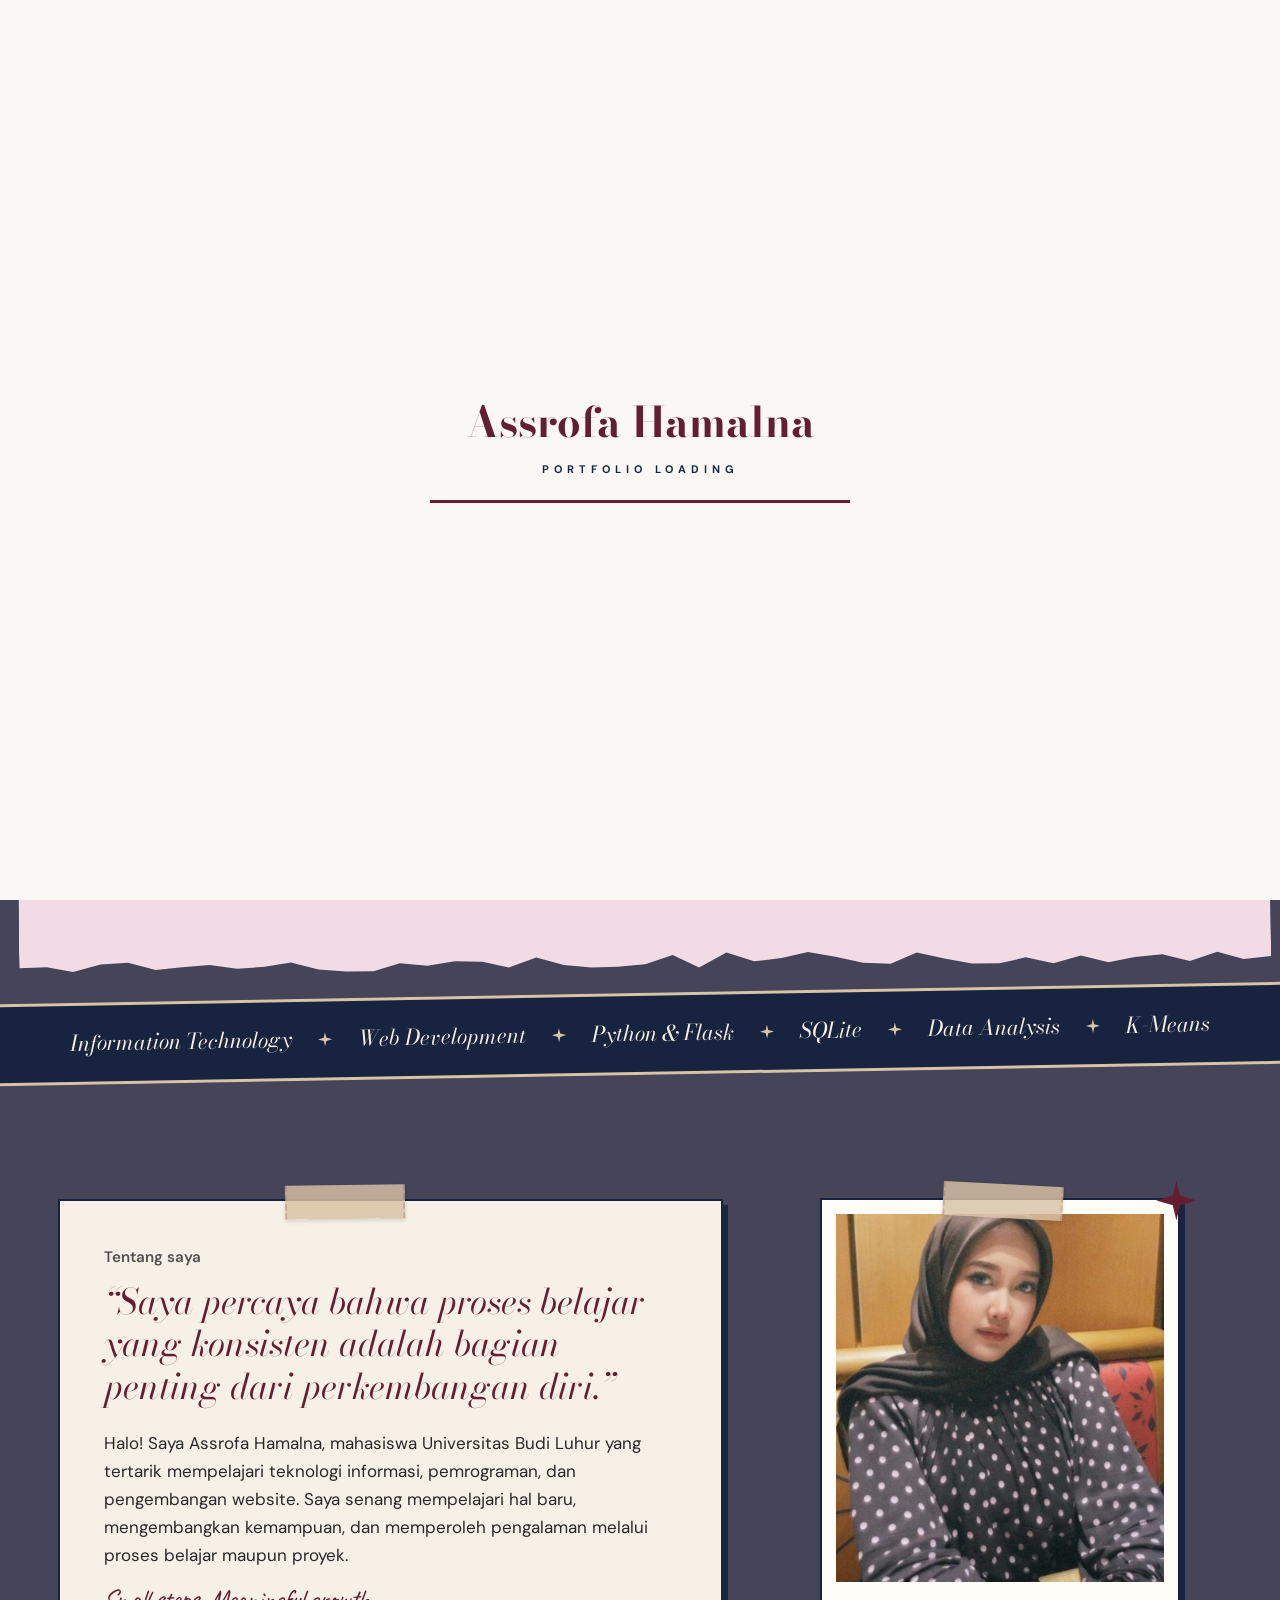
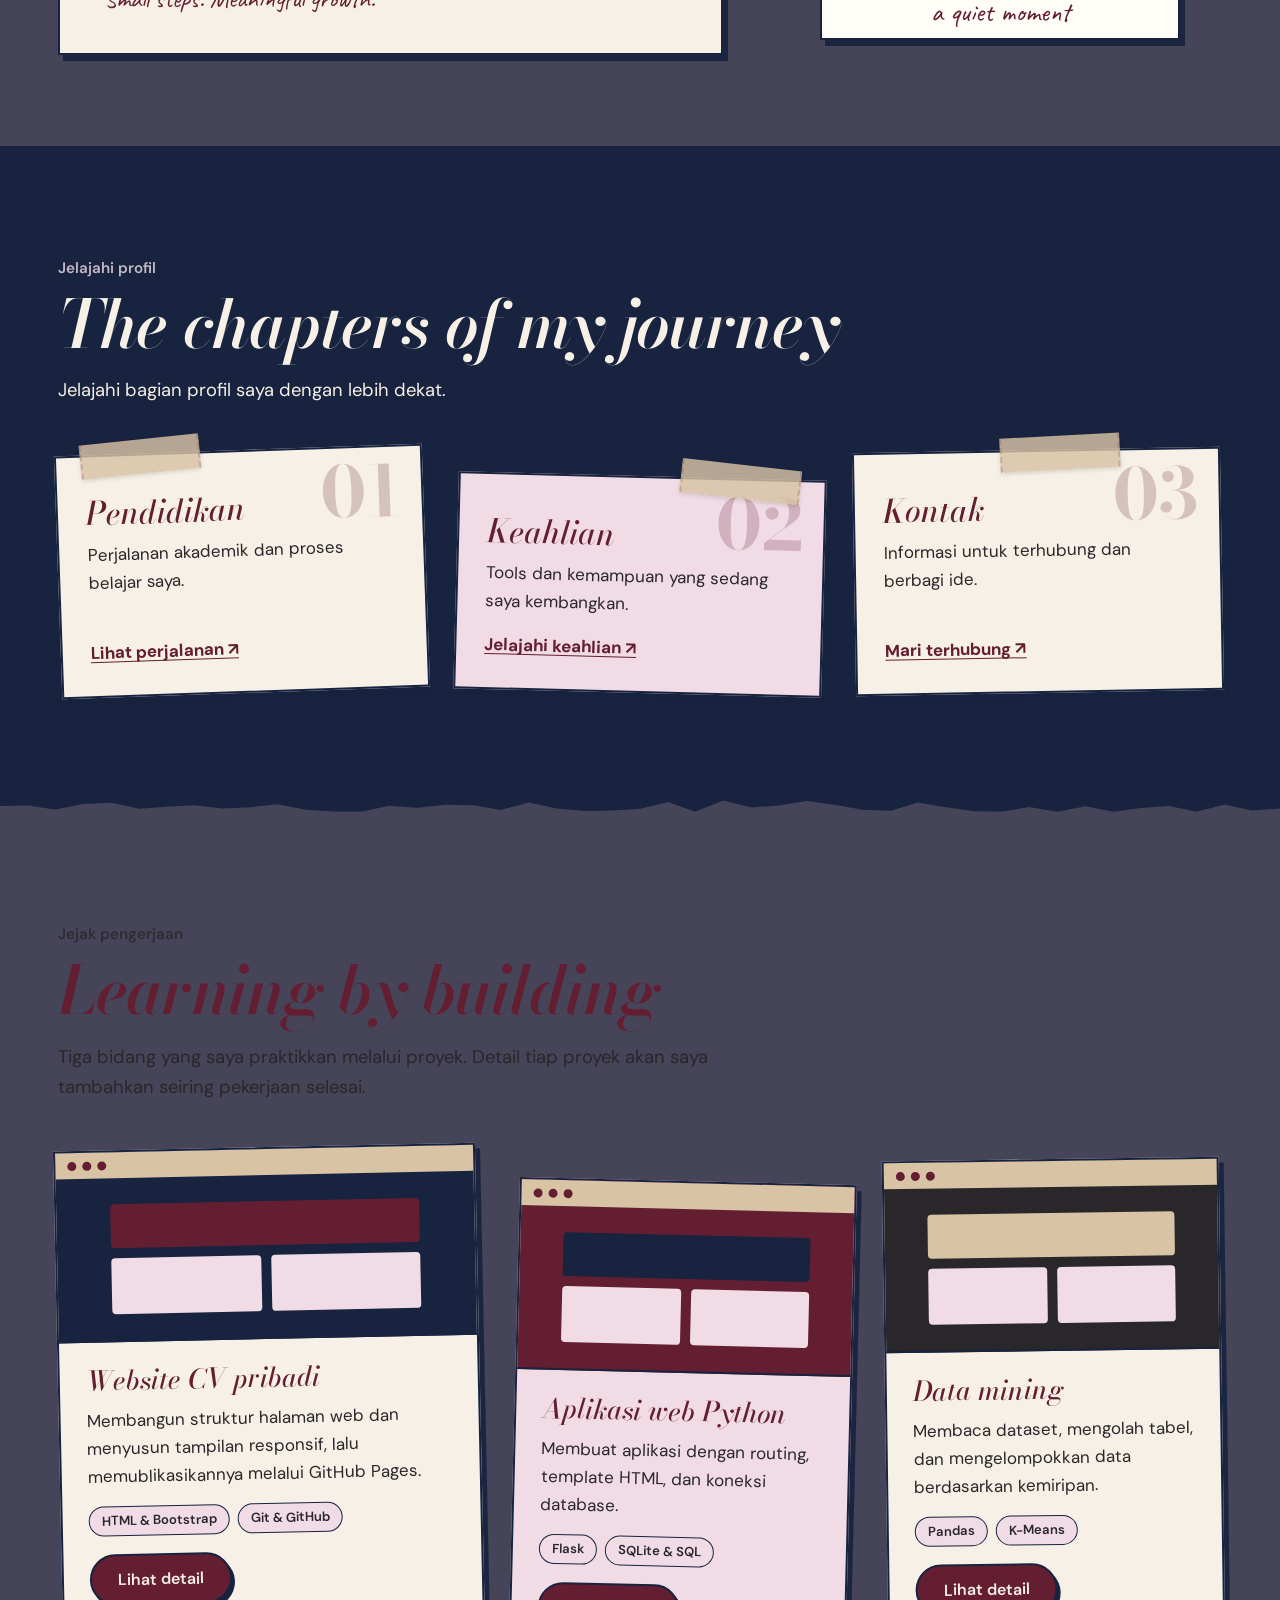
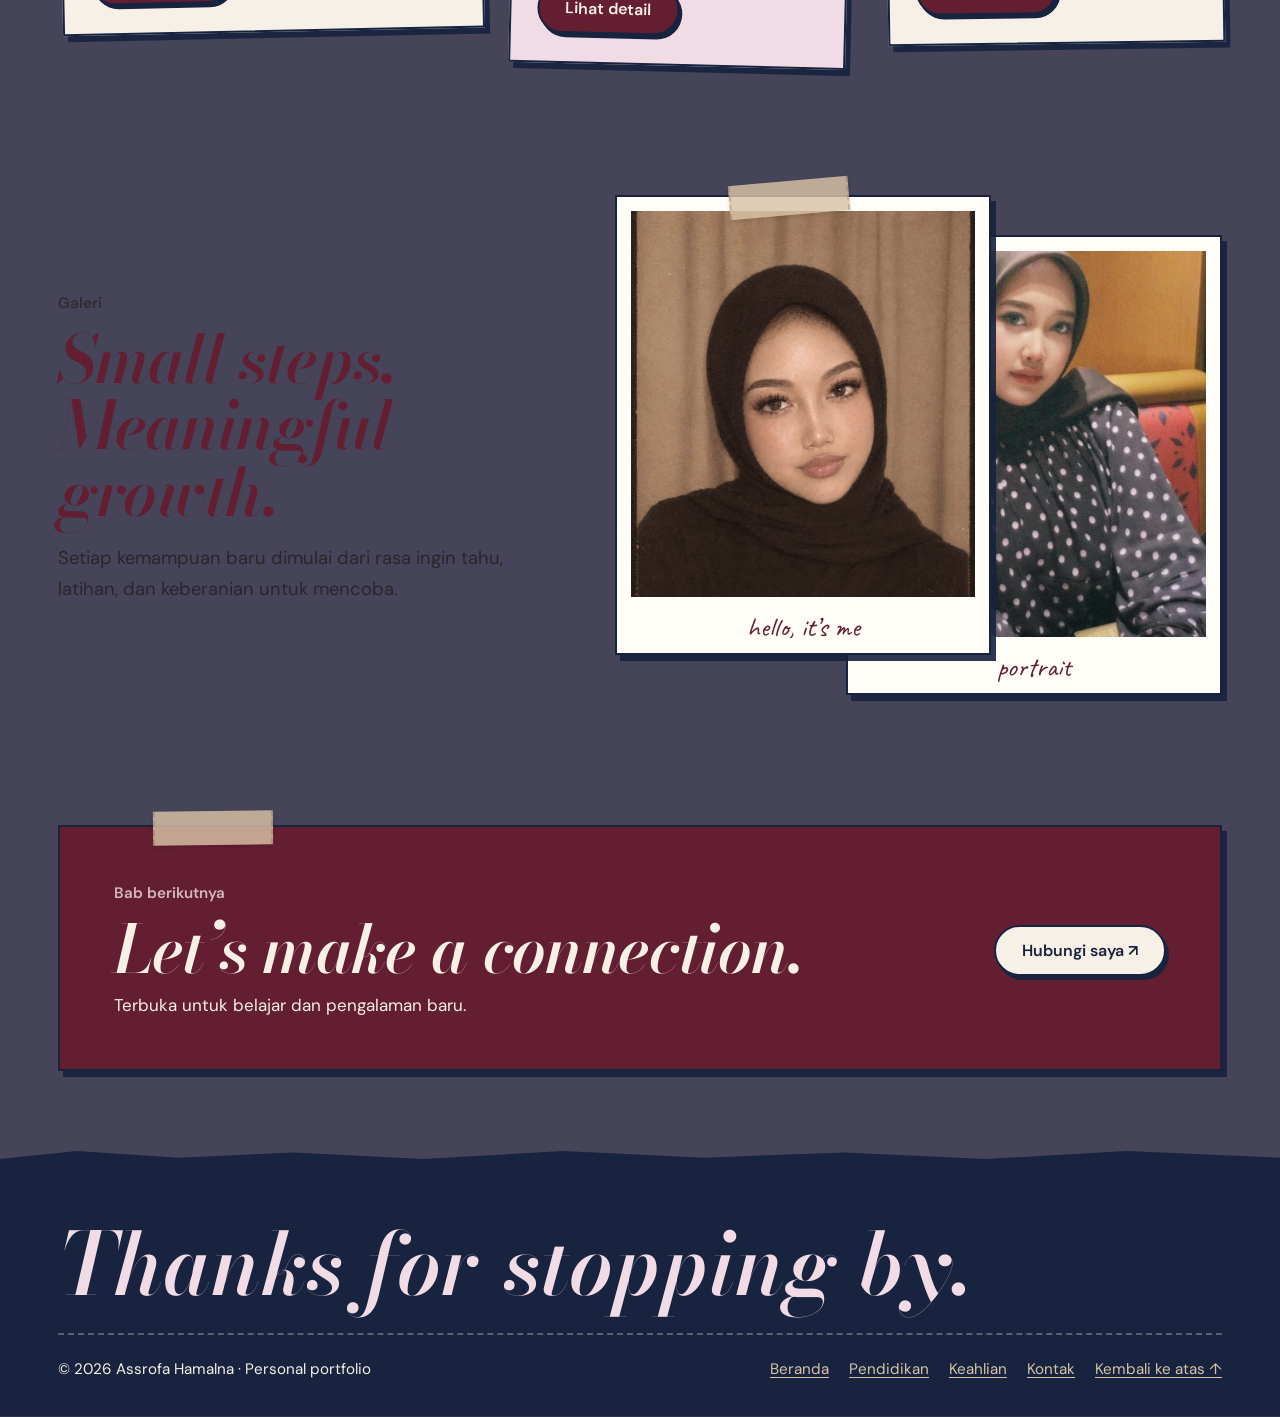
<file: index.html>
<!DOCTYPE html>
<html lang="id" data-theme="light">
<head>
<meta charset="UTF-8">
<meta name="viewport" content="width=device-width, initial-scale=1">
<meta name="theme-color" content="#641E32">
<meta name="description" content="CV dan portofolio pribadi Assrofa Hamalna.">
<title>Beranda | Assrofa Hamalna</title>
<link rel="preconnect" href="https://fonts.googleapis.com">
<link rel="preconnect" href="https://fonts.gstatic.com" crossorigin>
<link href="https://fonts.googleapis.com/css2?family=Bodoni+Moda:ital,opsz,wght@0,6..96,500;0,6..96,700;1,6..96,500;1,6..96,600;1,6..96,700&family=Caveat:wght@500;700&family=DM+Sans:wght@400;500;600;700&display=swap" rel="stylesheet">
<link href="bootstrap/css/bootstrap.min.css" rel="stylesheet">
<link href="css/style.css" rel="stylesheet">
</head>
<body id="top">
  <div id="portfolio-intro" aria-label="Portfolio loading">
    <div class="intro-content">
        <h1>Assrofa Hamalna</h1>
        <p>PORTFOLIO LOADING</p>
        <div class="intro-progress">
            <span></span>
        </div>
    </div>
</div>

<a class="sr-only" href="#konten">Lewati ke konten</a>
<div class="progress" id="progress"></div>
<nav class="nav" id="siteNav" aria-label="Navigasi utama">
  <div class="nav-in">
    <a class="brand" href="index.html">Assrofa Hamalna<small>PERSONAL PORTFOLIO</small></a>
    <button class="nav-burger" id="navBurger" type="button" aria-label="Buka menu" aria-expanded="false" aria-controls="navLinks"><span></span></button>
    <ul class="nav-links" id="navLinks">
      <li><a href="index.html" class="active" aria-current="page">Beranda</a></li>
      <li><a href="index.html#tentang">Tentang</a></li>
      <li><a href="pendidikan.html">Pendidikan</a></li>
      <li><a href="skill.html">Keahlian</a></li>
      <li><a href="kontak.html">Kontak</a></li>
      <li><button class="theme-toggle" id="themeToggle" type="button" aria-label="Ganti tema terang atau gelap">◐ Tema</button></li>
    </ul>
  </div>
</nav>

<header class="cover" id="beranda">
  <div class="wrap" id="konten">
    <div class="cover-copy">
      <span class="label maroon">Personal portfolio · edisi 2026</span>
      <h1 class="display cover-name"><span>Assrofa</span><span>Hamalna</span></h1>
      <div class="paper cover-note">
        <p>Halo, saya Assrofa Hamalna — mahasiswa Universitas Budi Luhur yang tertarik pada teknologi informasi, pemrograman, dan pengembangan website.</p>
        <p class="hand" style="margin:10px 0 0">I am learning <span class="typing" data-typing data-words="Information Technology|Web Development|Creative Problem Solving">Information Technology</span><span class="caret" aria-hidden="true"></span></p>
      </div>
      <div class="cta-row">
        <a class="btn solid" href="skill.html">Lihat keahlian saya</a>
        <a class="btn line" href="kontak.html">Hubungi saya</a>
        <a class="btn solid" href="cv-print.html">Cetak CV Saya</a>
      </div>
      <div class="facts">
        <div class="paper blush fact"><b>Budi Luhur</b>Kampus</div>
        <div class="paper fact"><b>Sistem Informasi</b>Program studi</div>
        <div class="paper navy fact"><b>Tangsel</b>Berdomisili di</div>
        <div class="paper maroon fact"><b>9 skill</b>Sedang dipelajari</div>
      </div>
    </div>
    <div class="cover-photo">
      <span class="tape" aria-hidden="true"></span>
      <button type="button" data-lightbox="foto.jpeg" data-alt="Foto profil Assrofa Hamalna ukuran besar" data-caption="Assrofa Hamalna" aria-label="Perbesar foto profil Assrofa Hamalna">
        <img src="foto.jpeg" alt="Foto profil Assrofa Hamalna" width="1087" height="1447">
      </button>
      <span class="star deco " style="top:4%;right:-2%;--s:46px" aria-hidden="true"></span>
      <span class="star deco " style="top:42%;right:-9%;--s:24px;--c:var(--navy)" aria-hidden="true"></span>
      <span class="star deco " style="bottom:30%;right:-5%;--s:30px;--c:var(--champagne)" aria-hidden="true"></span>
      <div class="paper navy cover-tag"><b>A thoughtful work in progress.</b><small>Klik foto untuk memperbesar</small></div>
    </div>
  </div>
</header>

<div class="ribbon-wrap"><div class="ribbon" aria-label="Bidang yang saya pelajari">
  <ul><li>Information Technology</li><li>Web Development</li><li>Python &amp; Flask</li><li>SQLite</li><li>Data Analysis</li><li>K-Means</li></ul>
</div></div>

<main>
<section class="sheet" id="tentang">
  <div class="wrap about">
    <div class="paper about-main reveal">
      <span class="tape" aria-hidden="true"></span>
      <p class="kicker">Tentang saya</p>
      <p class="quote">“Saya percaya bahwa proses belajar yang konsisten adalah bagian penting dari perkembangan diri.”</p>
      <p>Halo! Saya Assrofa Hamalna, mahasiswa Universitas Budi Luhur yang tertarik mempelajari teknologi informasi, pemrograman, dan pengembangan website. Saya senang mempelajari hal baru, mengembangkan kemampuan, dan memperoleh pengalaman melalui proses belajar maupun proyek.</p>
      <p class="hand" style="margin:0">Small steps. Meaningful growth.</p>
    </div>
    <figure class="polaroid reveal" style="margin-top:0">
      <span class="tape" style="top:-16px;left:34%" aria-hidden="true"></span>
      <button type="button" data-lightbox="image.png" data-alt="Foto kedua Assrofa Hamalna" data-caption="Portrait · Assrofa Hamalna" aria-label="Perbesar foto kedua">
        <img src="image.png" alt="Foto kedua Assrofa Hamalna" loading="lazy">
      </button>
      <figcaption>a quiet moment</figcaption>
      <span class="star deco " style="top:-20px;right:-18px;--s:40px" aria-hidden="true"></span>
    </figure>
  </div>
</section>

<section class="chapters sheet" id="bab">
  <div class="wrap">
    <div class="reveal">
      <p class="kicker" style="color:var(--blush)">Jelajahi profil</p>
      <h2 class="sec-title">The chapters of my journey</h2>
      <p class="lede">Jelajahi bagian profil saya dengan lebih dekat.</p>
    </div>
    <div class="chap-grid reveal">
      <article class="paper chap"><span class="tape" style="top:-16px;left:24px;--r:-4deg" aria-hidden="true"></span><span class="num" aria-hidden="true">01</span><h3>Pendidikan</h3><p>Perjalanan akademik dan proses belajar saya.</p><a class="card-link" href="pendidikan.html">Lihat perjalanan ↗</a></article>
      <article class="paper blush chap"><span class="tape" style="top:-16px;right:24px;--r:5deg" aria-hidden="true"></span><span class="num" aria-hidden="true">02</span><h3>Keahlian</h3><p>Tools dan kemampuan yang sedang saya kembangkan.</p><a class="card-link" href="skill.html">Jelajahi keahlian ↗</a></article>
      <article class="paper chap"><span class="tape" style="top:-16px;left:40%;--r:-2deg" aria-hidden="true"></span><span class="num" aria-hidden="true">03</span><h3>Kontak</h3><p>Informasi untuk terhubung dan berbagi ide.</p><a class="card-link" href="kontak.html">Mari terhubung ↗</a></article>
    </div>
  </div>
</section>

<section class="sheet" id="karya">
  <div class="wrap">
    <div class="reveal">
      <p class="kicker">Jejak pengerjaan</p>
      <h2 class="sec-title">Learning by building</h2>
      <p class="lede">Tiga bidang yang saya praktikkan melalui proyek. Detail tiap proyek akan saya tambahkan seiring pekerjaan selesai.</p>
    </div>
    <div class="work-grid reveal">
      <article class="paper work">
        <div class="mock" aria-hidden="true"><div class="bar"><i></i><i></i><i></i></div><div class="mini"><b></b><b></b><b></b></div></div>
        <div class="work-body">
          <h3>Website CV pribadi</h3>
          <p>Membangun struktur halaman web dan menyusun tampilan responsif, lalu memublikasikannya melalui GitHub Pages.</p>
          <div class="chips"><span class="chip">HTML &amp; Bootstrap</span><span class="chip">Git &amp; GitHub</span></div>
          <button class="btn solid" type="button" data-project="p-web">Lihat detail</button>
        </div>
      </article>
      <article class="paper blush work">
        <div class="mock m2" aria-hidden="true"><div class="bar"><i></i><i></i><i></i></div><div class="mini"><b></b><b></b><b></b></div></div>
        <div class="work-body">
          <h3>Aplikasi web Python</h3>
          <p>Membuat aplikasi dengan routing, template HTML, dan koneksi database.</p>
          <div class="chips"><span class="chip">Flask</span><span class="chip">SQLite &amp; SQL</span></div>
          <button class="btn solid" type="button" data-project="p-app">Lihat detail</button>
        </div>
      </article>
      <article class="paper work">
        <div class="mock m3" aria-hidden="true"><div class="bar"><i></i><i></i><i></i></div><div class="mini"><b></b><b></b><b></b></div></div>
        <div class="work-body">
          <h3>Data mining</h3>
          <p>Membaca dataset, mengolah tabel, dan mengelompokkan data berdasarkan kemiripan.</p>
          <div class="chips"><span class="chip">Pandas</span><span class="chip">K-Means</span></div>
          <button class="btn solid" type="button" data-project="p-data">Lihat detail</button>
        </div>
      </article>
    </div>
  </div>
</section>

<section class="sheet" style="padding-top:20px">
  <div class="wrap gallery">
    <div class="reveal">
      <p class="kicker">Galeri</p>
      <h2 class="sec-title">Small steps. Meaningful growth.</h2>
      <p class="lede">Setiap kemampuan baru dimulai dari rasa ingin tahu, latihan, dan keberanian untuk mencoba.</p>
    </div>
    <div class="gal-stack reveal">
      <figure class="polaroid">
        <span class="tape" style="top:-16px;left:30%" aria-hidden="true"></span>
        <button type="button" data-lightbox="foto.jpeg" data-alt="Foto profil Assrofa Hamalna ukuran besar" data-caption="Assrofa Hamalna" aria-label="Perbesar foto profil"><img class="cut" src="foto.jpeg" alt="Foto profil Assrofa Hamalna" loading="lazy"></button>
        <figcaption>hello, it’s me</figcaption>
      </figure>
      <figure class="polaroid">
        <button type="button" data-lightbox="image.png" data-alt="Foto kedua Assrofa Hamalna" data-caption="Portrait · Assrofa Hamalna" aria-label="Perbesar foto kedua"><img src="image.png" alt="Foto kedua Assrofa Hamalna" loading="lazy"></button>
        <figcaption>portrait</figcaption>
      </figure>
    </div>
  </div>
</section>

<section class="wrap">
  <div class="paper maroon cta-panel reveal">
    <span class="tape" style="top:-16px;left:8%" aria-hidden="true"></span>
    <div>
      <p class="kicker" style="color:var(--blush)">Bab berikutnya</p>
      <h2 class="sec-title">Let’s make a connection.</h2>
      <p style="margin:0">Terbuka untuk belajar dan pengalaman baru.</p>
    </div>
    <a class="btn line" href="kontak.html">Hubungi saya ↗</a>
  </div>
</section>
</main>
<footer class="foot">
  <div class="wrap">
    <p class="foot-big">Thanks for stopping by.</p>
    <div class="foot-row">
      <span>© 2026 Assrofa Hamalna · Personal portfolio</span>
      <div class="foot-links">
        <a href="index.html">Beranda</a><a href="pendidikan.html">Pendidikan</a><a href="skill.html">Keahlian</a><a href="kontak.html">Kontak</a><a href="#top">Kembali ke atas ↑</a>
      </div>
    </div>
  </div>
</footer>
<button class="back-top" id="backTop" type="button" aria-label="Kembali ke atas">↑</button>
<div class="overlay" id="lightbox" role="dialog" aria-modal="true" aria-label="Foto diperbesar">
  <div class="lb-frame">
    <button class="x-btn" type="button" aria-label="Tutup foto">✕</button>
    <img src="foto.jpeg" alt="">
    <p>Assrofa Hamalna</p>
  </div>
</div>

<template id="p-web"><span class="label navy">HTML · Bootstrap · GitHub Pages</span><h3>Website CV pribadi</h3><p>Website ini menjadi tempat saya berlatih menyusun halaman responsif dengan HTML dan Bootstrap, serta mengelola perubahan kode dengan Git dan GitHub.</p><ul><li>HTML &amp; Bootstrap: struktur halaman dan tampilan responsif.</li><li>Git &amp; GitHub: mengelola perubahan kode dan memublikasikan lewat GitHub Pages.</li></ul><a class="btn solid" href="skill.html#development">Lihat keahlian terkait</a></template>
<template id="p-app"><span class="label navy">Python · Flask · SQLite</span><h3>Aplikasi web Python</h3><p>Praktik membuat aplikasi web Python dengan routing, template HTML, dan koneksi database.</p><ul><li>Flask: routing, template HTML, dan koneksi database.</li><li>SQLite &amp; SQL: merancang tabel, menyimpan data, dan menjalankan operasi database.</li></ul><a class="btn solid" href="skill.html#development">Lihat keahlian terkait</a></template>
<template id="p-data"><span class="label navy">Pandas · K-Means</span><h3>Data mining</h3><p>Praktik pengolahan data dan proyek data mining untuk analisis tanpa label.</p><ul><li>Pandas: membaca dataset, memeriksa tipe data, mengolah tabel, dan menyiapkan analisis.</li><li>K-Means Clustering: pengelompokan data berdasarkan kemiripan.</li></ul><a class="btn solid" href="skill.html#data">Lihat keahlian terkait</a></template>
<div class="overlay" id="projectModal" role="dialog" aria-modal="true" aria-label="Detail proyek"><div class="modal-sheet"><button class="x-btn" type="button" aria-label="Tutup detail">✕</button><div class="modal-body"></div></div></div>

<script src="bootstrap/js/bootstrap.bundle.min.js"></script>
<script src="js/main.js"></script>
</body>
</html>
</file>
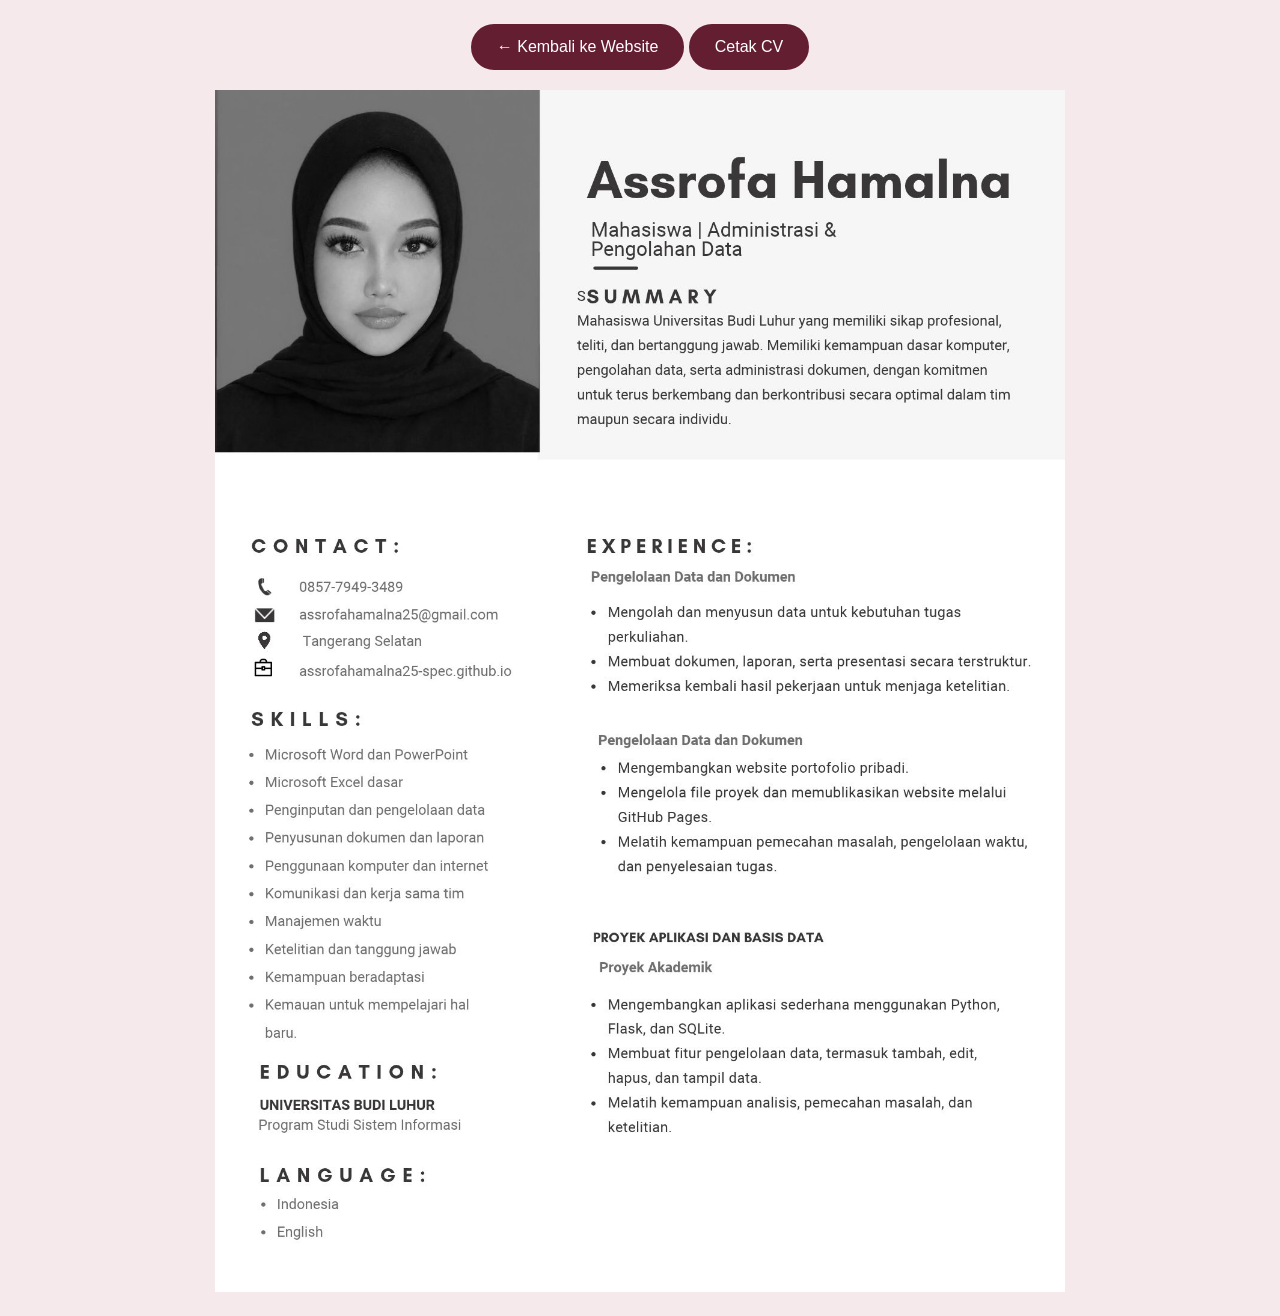
<file: cv-print.html>
<!DOCTYPE html>
<html lang="id">
<head>
  <meta charset="UTF-8">
  <meta name="viewport" content="width=device-width, initial-scale=1">
  <title>CV - Assrofa Hamalna</title>
  <style>
    body {
      margin: 0;
      padding: 24px;
      background: #f5e9ec;
      font-family: Arial, sans-serif;
      text-align: center;
    }

    .tombol {
      display: inline-block;
      margin: 0 0 20px;
      padding: 12px 24px;
      border: 2px solid #641e32;
      border-radius: 25px;
      background: #641e32;
      color: white;
      text-decoration: none;
      cursor: pointer;
      font-size: 16px;
    }

    .cv {
      display: block;
      width: 100%;
      max-width: 850px;
      height: auto;
      margin: auto;
      background: white;
    }

    @media print {
      body {
        padding: 0;
        background: white;
      }

      .tombol {
        display: none;
      }

      .cv {
        width: 100%;
        max-width: none;
      }

      @page {
        size: A4;
        margin: 0;
      }
    }
  </style>
</head>
<body>
  <a class="tombol" href="index.html">← Kembali ke Website</a>
  <button class="tombol" onclick="window.print()">
    Cetak CV
  </button>

  <img
    class="cv"
    src="cv-assrofa.png"
    alt="Curriculum Vitae Assrofa Hamalna"
  >
</body>
</html>
</file>
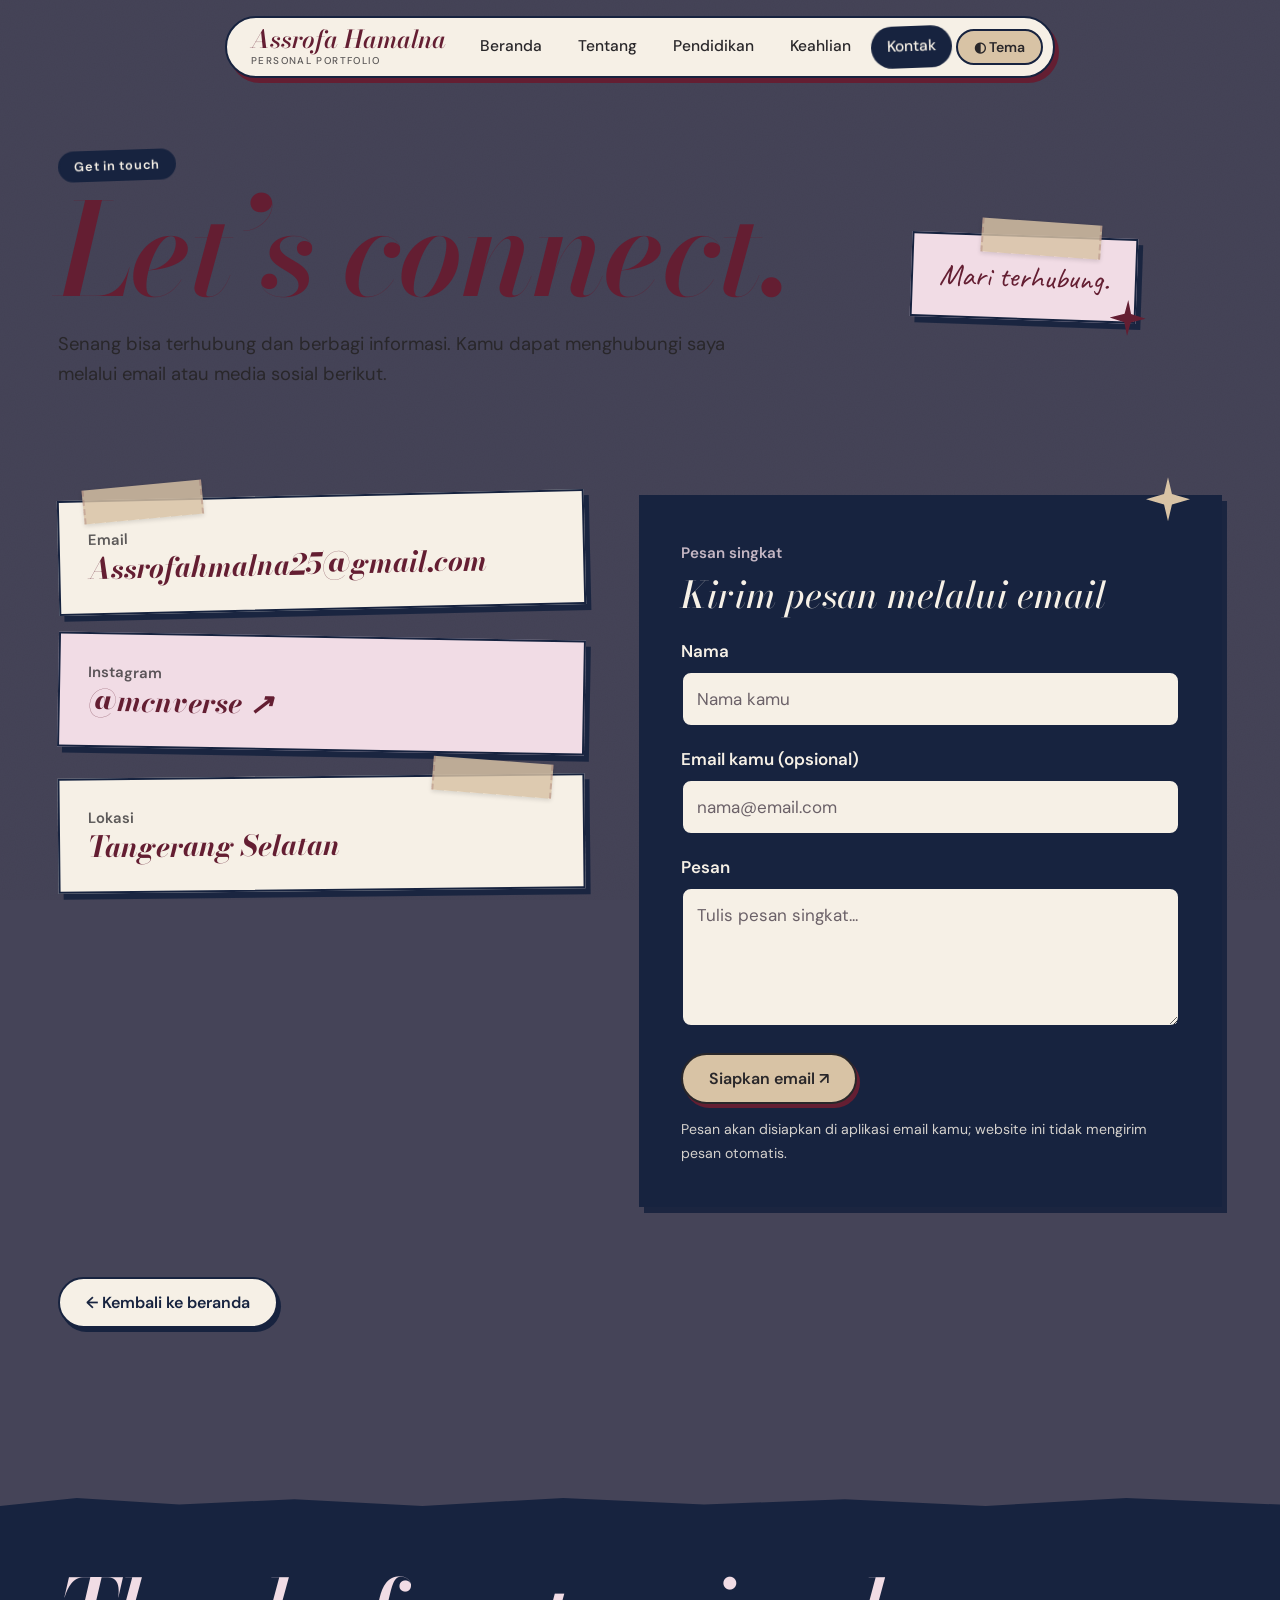
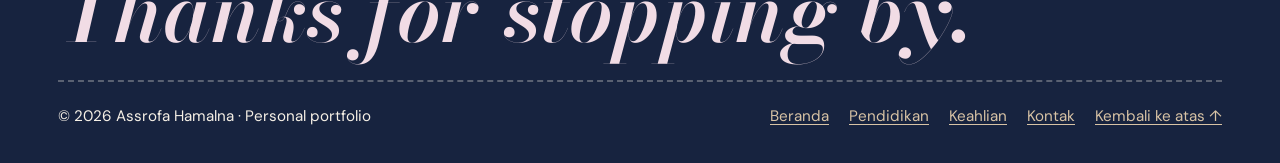
<file: kontak.html>
<!DOCTYPE html>
<html lang="id" data-theme="light">
<head>
<meta charset="UTF-8">
<meta name="viewport" content="width=device-width, initial-scale=1">
<meta name="theme-color" content="#641E32">
<meta name="description" content="CV dan portofolio pribadi Assrofa Hamalna.">
<title>Kontak | Assrofa Hamalna</title>
<link rel="preconnect" href="https://fonts.googleapis.com">
<link rel="preconnect" href="https://fonts.gstatic.com" crossorigin>
<link href="https://fonts.googleapis.com/css2?family=Bodoni+Moda:ital,opsz,wght@0,6..96,500;0,6..96,700;1,6..96,500;1,6..96,600;1,6..96,700&family=Caveat:wght@500;700&family=DM+Sans:wght@400;500;600;700&display=swap" rel="stylesheet">
<link href="bootstrap/css/bootstrap.min.css" rel="stylesheet">
<link href="css/style.css" rel="stylesheet">
</head>
<body id="top">
<a class="sr-only" href="#konten">Lewati ke konten</a>
<div class="progress" id="progress"></div>
<nav class="nav" id="siteNav" aria-label="Navigasi utama">
  <div class="nav-in">
    <a class="brand" href="index.html">Assrofa Hamalna<small>PERSONAL PORTFOLIO</small></a>
    <button class="nav-burger" id="navBurger" type="button" aria-label="Buka menu" aria-expanded="false" aria-controls="navLinks"><span></span></button>
    <ul class="nav-links" id="navLinks">
      <li><a href="index.html">Beranda</a></li>
      <li><a href="index.html#tentang">Tentang</a></li>
      <li><a href="pendidikan.html">Pendidikan</a></li>
      <li><a href="skill.html">Keahlian</a></li>
      <li><a href="kontak.html" class="active" aria-current="page">Kontak</a></li>
      <li><button class="theme-toggle" id="themeToggle" type="button" aria-label="Ganti tema terang atau gelap">◐ Tema</button></li>
    </ul>
  </div>
</nav>

<header class="page-hero">
  <div class="wrap" id="konten">
    <div>
      <span class="label navy">Get in touch</span>
      <h1 class="display page-title">Let’s connect.</h1>
      <p class="lede">Senang bisa terhubung dan berbagi informasi. Kamu dapat menghubungi saya melalui email atau media sosial berikut.</p>
    </div>
    <div class="paper blush note"><span class="tape" style="top:-16px;left:30%" aria-hidden="true"></span><p class="hand" style="margin:0">Mari terhubung.</p><span class="star deco " style="bottom:-14px;right:-12px;--s:36px" aria-hidden="true"></span></div>
  </div>
</header>
<main>
<section class="sheet" style="padding-top:50px">
  <div class="wrap contact">
    <div class="c-cards reveal">
      <a class="paper c-card" href="mailto:Assrofahmalna25@gmail.com"><span class="tape" style="top:-16px;left:24px;--r:-4deg" aria-hidden="true"></span><small>Email</small><strong>Assrofahmalna25@gmail.com</strong></a>
      <a class="paper c-card" href="https://www.instagram.com/mcnverse/" target="_blank" rel="noopener noreferrer"><small>Instagram</small><strong>@mcnverse ↗</strong></a>
      <div class="paper c-card"><span class="tape" style="top:-16px;right:30px;--r:5deg" aria-hidden="true"></span><small>Lokasi</small><strong>Tangerang Selatan</strong></div>
    </div>
    <div class="paper navy form-panel reveal">
      <span class="star deco " style="top:-20px;right:30px;--s:44px;--c:var(--champagne)" aria-hidden="true"></span>
      <p class="kicker" style="color:var(--blush)">Pesan singkat</p>
      <h2>Kirim pesan melalui email</h2>
      <form id="contactForm">
        <div class="field"><label for="senderName">Nama</label><input id="senderName" name="nama" placeholder="Nama kamu" autocomplete="name" required></div>
        <div class="field"><label for="senderEmail">Email kamu (opsional)</label><input id="senderEmail" name="email" type="email" placeholder="nama@email.com" autocomplete="email"></div>
        <div class="field"><label for="message">Pesan</label><textarea id="message" name="pesan" rows="4" placeholder="Tulis pesan singkat..." required></textarea></div>
        <button class="btn solid" type="submit">Siapkan email ↗</button>
        <p class="fine">Pesan akan disiapkan di aplikasi email kamu; website ini tidak mengirim pesan otomatis.</p>
      </form>
    </div>
  </div>
  <div class="wrap back-row"><a class="btn line" href="index.html">← Kembali ke beranda</a></div>
</section>
</main>
<footer class="foot">
  <div class="wrap">
    <p class="foot-big">Thanks for stopping by.</p>
    <div class="foot-row">
      <span>© 2026 Assrofa Hamalna · Personal portfolio</span>
      <div class="foot-links">
        <a href="index.html">Beranda</a><a href="pendidikan.html">Pendidikan</a><a href="skill.html">Keahlian</a><a href="kontak.html">Kontak</a><a href="#top">Kembali ke atas ↑</a>
      </div>
    </div>
  </div>
</footer>
<button class="back-top" id="backTop" type="button" aria-label="Kembali ke atas">↑</button>
<div class="overlay" id="lightbox" role="dialog" aria-modal="true" aria-label="Foto diperbesar">
  <div class="lb-frame">
    <button class="x-btn" type="button" aria-label="Tutup foto">✕</button>
    <img src="foto.jpeg" alt="">
    <p>Assrofa Hamalna</p>
  </div>
</div>

<script src="bootstrap/js/bootstrap.bundle.min.js"></script>
<script src="js/main.js"></script>
</body>
</html>
</file>
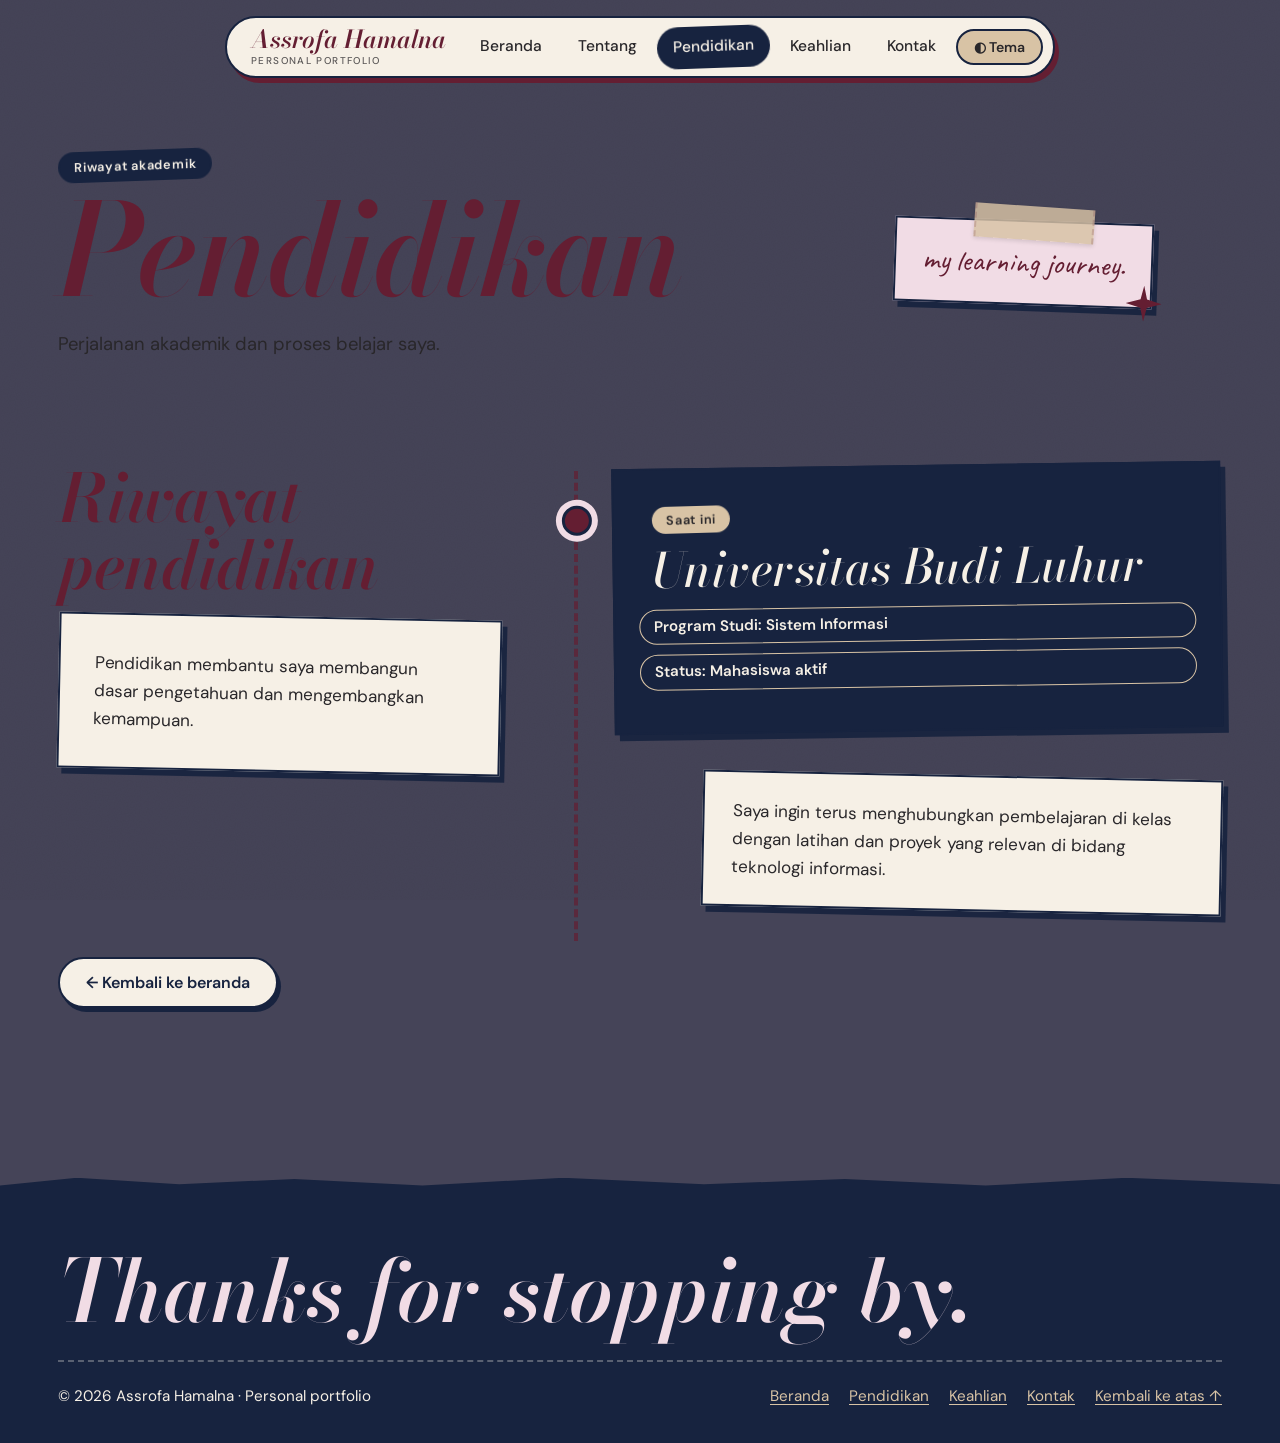
<file: pendidikan.html>
<!DOCTYPE html>
<html lang="id" data-theme="light">
<head>
<meta charset="UTF-8">
<meta name="viewport" content="width=device-width, initial-scale=1">
<meta name="theme-color" content="#641E32">
<meta name="description" content="CV dan portofolio pribadi Assrofa Hamalna.">
<title>Pendidikan | Assrofa Hamalna</title>
<link rel="preconnect" href="https://fonts.googleapis.com">
<link rel="preconnect" href="https://fonts.gstatic.com" crossorigin>
<link href="https://fonts.googleapis.com/css2?family=Bodoni+Moda:ital,opsz,wght@0,6..96,500;0,6..96,700;1,6..96,500;1,6..96,600;1,6..96,700&family=Caveat:wght@500;700&family=DM+Sans:wght@400;500;600;700&display=swap" rel="stylesheet">
<link href="bootstrap/css/bootstrap.min.css" rel="stylesheet">
<link href="css/style.css" rel="stylesheet">
</head>
<body id="top">
<a class="sr-only" href="#konten">Lewati ke konten</a>
<div class="progress" id="progress"></div>
<nav class="nav" id="siteNav" aria-label="Navigasi utama">
  <div class="nav-in">
    <a class="brand" href="index.html">Assrofa Hamalna<small>PERSONAL PORTFOLIO</small></a>
    <button class="nav-burger" id="navBurger" type="button" aria-label="Buka menu" aria-expanded="false" aria-controls="navLinks"><span></span></button>
    <ul class="nav-links" id="navLinks">
      <li><a href="index.html">Beranda</a></li>
      <li><a href="index.html#tentang">Tentang</a></li>
      <li><a href="pendidikan.html" class="active" aria-current="page">Pendidikan</a></li>
      <li><a href="skill.html">Keahlian</a></li>
      <li><a href="kontak.html">Kontak</a></li>
      <li><button class="theme-toggle" id="themeToggle" type="button" aria-label="Ganti tema terang atau gelap">◐ Tema</button></li>
    </ul>
  </div>
</nav>

<header class="page-hero">
  <div class="wrap" id="konten">
    <div>
      <span class="label navy">Riwayat akademik</span>
      <h1 class="display page-title">Pendidikan</h1>
      <p class="lede">Perjalanan akademik dan proses belajar saya.</p>
    </div>
    <div class="paper blush note"><span class="tape" style="top:-16px;left:30%" aria-hidden="true"></span><p class="hand" style="margin:0">my learning journey.</p><span class="star deco " style="bottom:-14px;right:-12px;--s:36px" aria-hidden="true"></span></div>
  </div>
</header>
<main>
<section class="sheet" style="padding-top:50px">
  <div class="wrap edu">
    <div class="reveal">
      <h2 class="sec-title">Riwayat pendidikan</h2>
      <div class="paper edu-aside"><p style="margin:0">Pendidikan membantu saya membangun dasar pengetahuan dan mengembangkan kemampuan.</p></div>
    </div>
    <div class="reveal">
      <div class="timeline">
        <article class="paper navy t-item">
          <span class="label">Saat ini</span>
          <h3>Universitas Budi Luhur</h3>
          <div class="row"><span>Program Studi: Sistem Informasi</span><span>Status: Mahasiswa aktif</span></div>
        </article>
        <article class="paper t-next" style="margin-top:44px"><p style="margin:0">Saya ingin terus menghubungkan pembelajaran di kelas dengan latihan dan proyek yang relevan di bidang teknologi informasi.</p></article>
      </div>
    </div>
  </div>
  <div class="wrap next-end"><a class="btn line" href="index.html">← Kembali ke beranda</a></div>
</section>
</main>
<footer class="foot">
  <div class="wrap">
    <p class="foot-big">Thanks for stopping by.</p>
    <div class="foot-row">
      <span>© 2026 Assrofa Hamalna · Personal portfolio</span>
      <div class="foot-links">
        <a href="index.html">Beranda</a><a href="pendidikan.html">Pendidikan</a><a href="skill.html">Keahlian</a><a href="kontak.html">Kontak</a><a href="#top">Kembali ke atas ↑</a>
      </div>
    </div>
  </div>
</footer>
<button class="back-top" id="backTop" type="button" aria-label="Kembali ke atas">↑</button>
<div class="overlay" id="lightbox" role="dialog" aria-modal="true" aria-label="Foto diperbesar">
  <div class="lb-frame">
    <button class="x-btn" type="button" aria-label="Tutup foto">✕</button>
    <img src="foto.jpeg" alt="">
    <p>Assrofa Hamalna</p>
  </div>
</div>

<script src="bootstrap/js/bootstrap.bundle.min.js"></script>
<script src="js/main.js"></script>
</body>
</html>
</file>
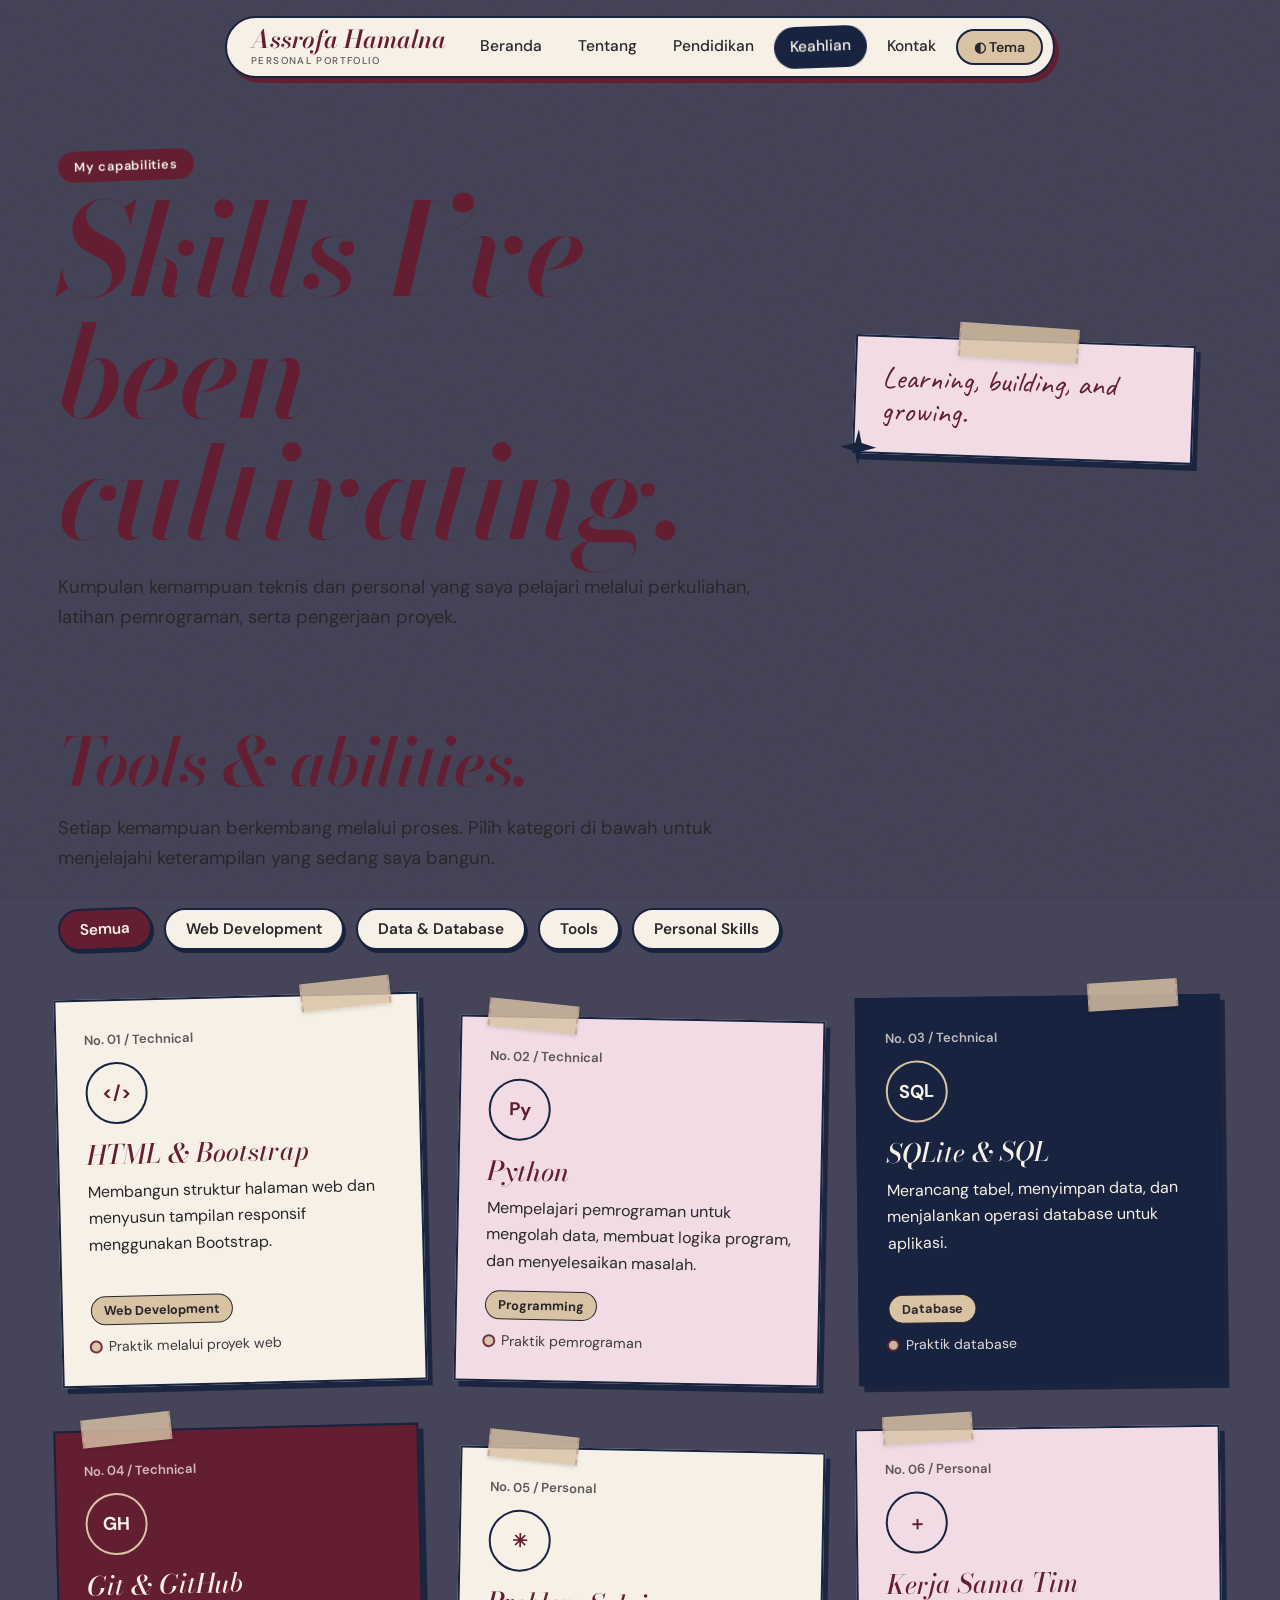
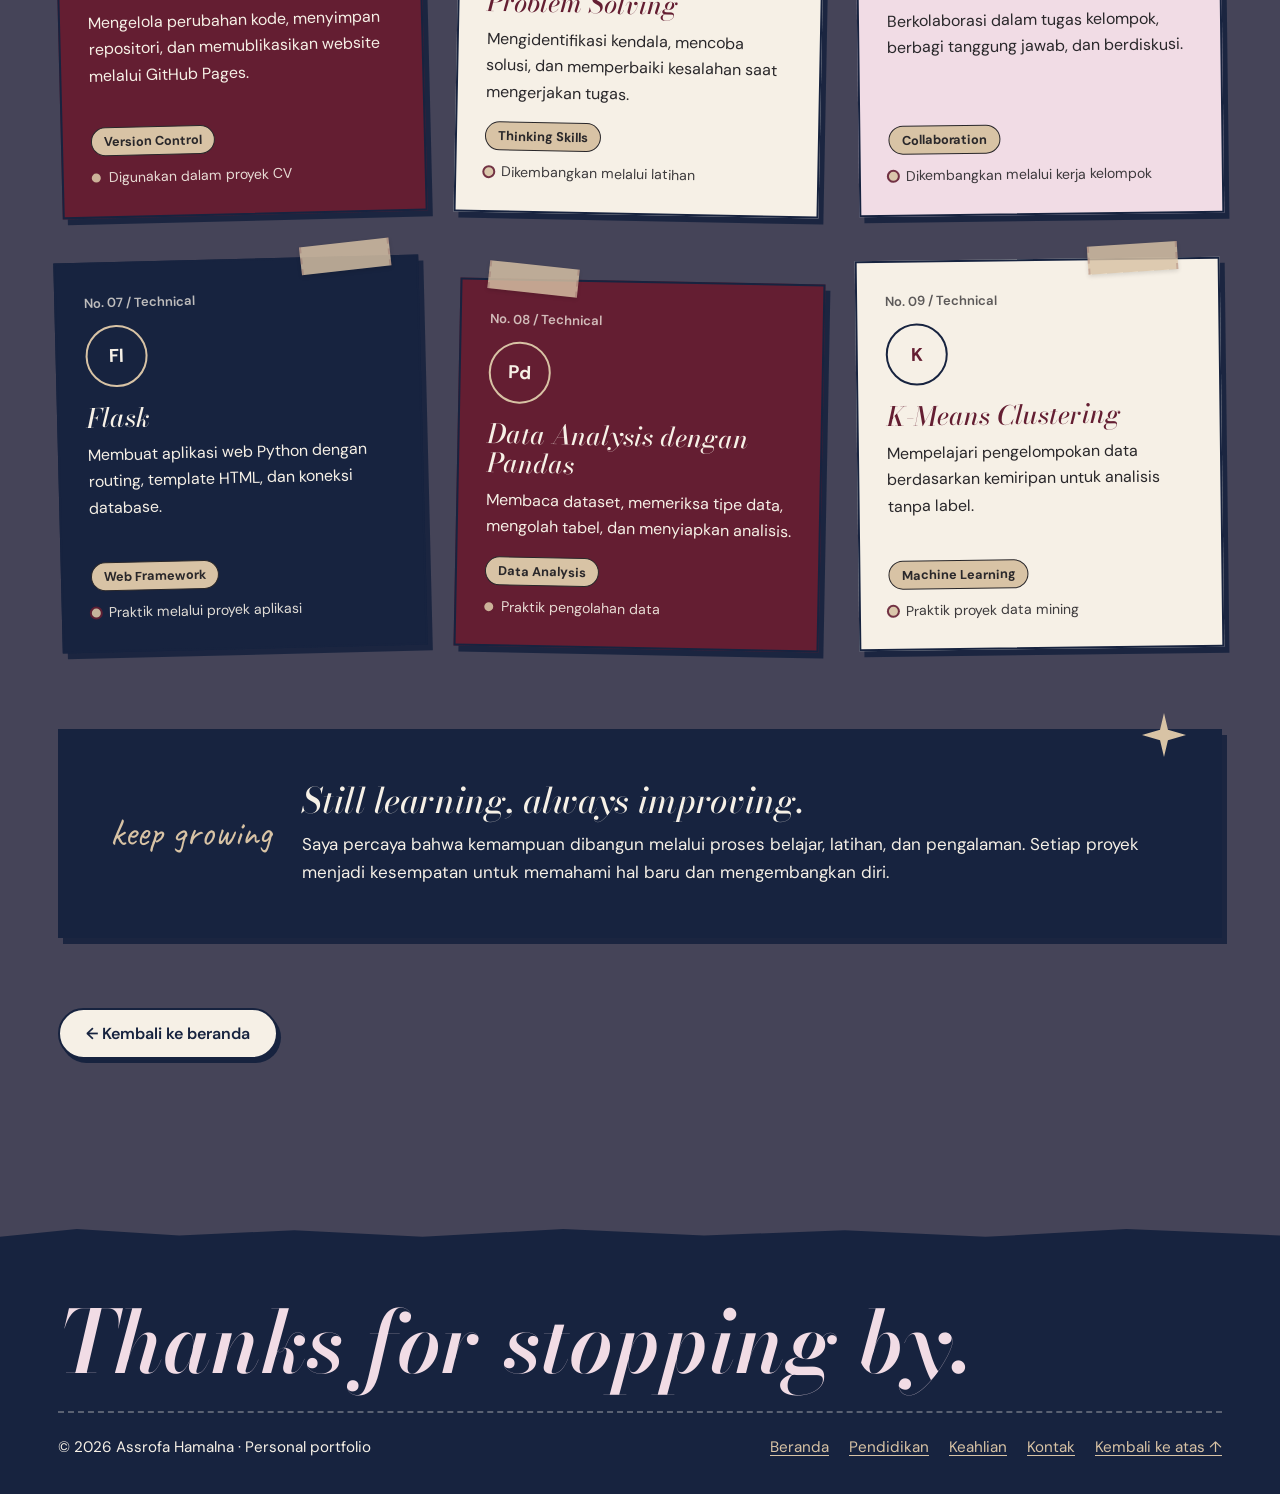
<file: skill.html>
<!DOCTYPE html>
<html lang="id" data-theme="light">
<head>
<meta charset="UTF-8">
<meta name="viewport" content="width=device-width, initial-scale=1">
<meta name="theme-color" content="#641E32">
<meta name="description" content="CV dan portofolio pribadi Assrofa Hamalna.">
<title>Keahlian | Assrofa Hamalna</title>
<link rel="preconnect" href="https://fonts.googleapis.com">
<link rel="preconnect" href="https://fonts.gstatic.com" crossorigin>
<link href="https://fonts.googleapis.com/css2?family=Bodoni+Moda:ital,opsz,wght@0,6..96,500;0,6..96,700;1,6..96,500;1,6..96,600;1,6..96,700&family=Caveat:wght@500;700&family=DM+Sans:wght@400;500;600;700&display=swap" rel="stylesheet">
<link href="bootstrap/css/bootstrap.min.css" rel="stylesheet">
<link href="css/style.css" rel="stylesheet">
</head>
<body id="top">
<a class="sr-only" href="#konten">Lewati ke konten</a>
<div class="progress" id="progress"></div>
<nav class="nav" id="siteNav" aria-label="Navigasi utama">
  <div class="nav-in">
    <a class="brand" href="index.html">Assrofa Hamalna<small>PERSONAL PORTFOLIO</small></a>
    <button class="nav-burger" id="navBurger" type="button" aria-label="Buka menu" aria-expanded="false" aria-controls="navLinks"><span></span></button>
    <ul class="nav-links" id="navLinks">
      <li><a href="index.html">Beranda</a></li>
      <li><a href="index.html#tentang">Tentang</a></li>
      <li><a href="pendidikan.html">Pendidikan</a></li>
      <li><a href="skill.html" class="active" aria-current="page">Keahlian</a></li>
      <li><a href="kontak.html">Kontak</a></li>
      <li><button class="theme-toggle" id="themeToggle" type="button" aria-label="Ganti tema terang atau gelap">◐ Tema</button></li>
    </ul>
  </div>
</nav>

<header class="page-hero">
  <div class="wrap" id="konten">
    <div>
      <span class="label maroon">My capabilities</span>
      <h1 class="display page-title">Skills I’ve been cultivating.</h1>
      <p class="lede">Kumpulan kemampuan teknis dan personal yang saya pelajari melalui perkuliahan, latihan pemrograman, serta pengerjaan proyek.</p>
    </div>
    <div class="paper blush note"><span class="tape" style="top:-16px;left:30%" aria-hidden="true"></span><p class="hand" style="margin:0">Learning, building, and growing.</p><span class="star deco " style="bottom:-14px;left:-14px;--s:36px;--c:var(--navy)" aria-hidden="true"></span></div>
  </div>
</header>
<main>
<section class="sheet" style="padding-top:40px">
  <div class="wrap">
    <div class="reveal">
      <h2 class="sec-title">Tools &amp; abilities.</h2>
      <p class="lede">Setiap kemampuan berkembang melalui proses. Pilih kategori di bawah untuk menjelajahi keterampilan yang sedang saya bangun.</p>
    </div>
    <div class="filters" role="group" aria-label="Filter kategori keahlian">
      <button class="filter" type="button" data-filter="all" aria-pressed="true">Semua</button>
      <button class="filter" type="button" data-filter="development" aria-pressed="false">Web Development</button>
      <button class="filter" type="button" data-filter="data" aria-pressed="false">Data &amp; Database</button>
      <button class="filter" type="button" data-filter="tools" aria-pressed="false">Tools</button>
      <button class="filter" type="button" data-filter="personal" aria-pressed="false">Personal Skills</button>
    </div>
    <p class="sr-only" id="filterCount" aria-live="polite"></p>
    <div class="skills" id="skillGrid">
    <article class="paper skill" data-category="development"><span class="tape" style="top:-16px;right:26px;--r:-5deg" aria-hidden="true"></span>
      <div class="skill-no">No. 01 / Technical</div><div class="skill-icon" aria-hidden="true">&lt;/&gt;</div>
      <h3 class="skill-name">HTML &amp; Bootstrap</h3><p class="skill-desc">Membangun struktur halaman web dan menyusun tampilan responsif menggunakan Bootstrap.</p><span class="skill-cat">Web Development</span>
      <div class="skill-status"><i></i>Praktik melalui proyek web</div></article>
    <article class="paper skill" data-category="development"><span class="tape" style="top:-16px;left:26px;--r:5deg" aria-hidden="true"></span>
      <div class="skill-no">No. 02 / Technical</div><div class="skill-icon" aria-hidden="true">Py</div>
      <h3 class="skill-name">Python</h3><p class="skill-desc">Mempelajari pemrograman untuk mengolah data, membuat logika program, dan menyelesaikan masalah.</p><span class="skill-cat">Programming</span>
      <div class="skill-status"><i></i>Praktik pemrograman</div></article>
    <article class="paper skill" data-category="data"><span class="tape" style="top:-16px;right:40px;--r:-3deg" aria-hidden="true"></span>
      <div class="skill-no">No. 03 / Technical</div><div class="skill-icon" aria-hidden="true">SQL</div>
      <h3 class="skill-name">SQLite &amp; SQL</h3><p class="skill-desc">Merancang tabel, menyimpan data, dan menjalankan operasi database untuk aplikasi.</p><span class="skill-cat">Database</span>
      <div class="skill-status"><i></i>Praktik database</div></article>
    <article class="paper skill" data-category="tools"><span class="tape" style="top:-16px;right:26px;--r:-5deg" aria-hidden="true"></span>
      <div class="skill-no">No. 04 / Technical</div><div class="skill-icon" aria-hidden="true">GH</div>
      <h3 class="skill-name">Git &amp; GitHub</h3><p class="skill-desc">Mengelola perubahan kode, menyimpan repositori, dan memublikasikan website melalui GitHub Pages.</p><span class="skill-cat">Version Control</span>
      <div class="skill-status"><i></i>Digunakan dalam proyek CV</div></article>
    <article class="paper skill" data-category="personal"><span class="tape" style="top:-16px;left:26px;--r:5deg" aria-hidden="true"></span>
      <div class="skill-no">No. 05 / Personal</div><div class="skill-icon" aria-hidden="true">✳</div>
      <h3 class="skill-name">Problem Solving</h3><p class="skill-desc">Mengidentifikasi kendala, mencoba solusi, dan memperbaiki kesalahan saat mengerjakan tugas.</p><span class="skill-cat">Thinking Skills</span>
      <div class="skill-status"><i></i>Dikembangkan melalui latihan</div></article>
    <article class="paper skill" data-category="personal"><span class="tape" style="top:-16px;right:40px;--r:-3deg" aria-hidden="true"></span>
      <div class="skill-no">No. 06 / Personal</div><div class="skill-icon" aria-hidden="true">＋</div>
      <h3 class="skill-name">Kerja Sama Tim</h3><p class="skill-desc">Berkolaborasi dalam tugas kelompok, berbagi tanggung jawab, dan berdiskusi.</p><span class="skill-cat">Collaboration</span>
      <div class="skill-status"><i></i>Dikembangkan melalui kerja kelompok</div></article>
    <article class="paper skill" data-category="development"><span class="tape" style="top:-16px;right:26px;--r:-5deg" aria-hidden="true"></span>
      <div class="skill-no">No. 07 / Technical</div><div class="skill-icon" aria-hidden="true">Fl</div>
      <h3 class="skill-name">Flask</h3><p class="skill-desc">Membuat aplikasi web Python dengan routing, template HTML, dan koneksi database.</p><span class="skill-cat">Web Framework</span>
      <div class="skill-status"><i></i>Praktik melalui proyek aplikasi</div></article>
    <article class="paper skill" data-category="data"><span class="tape" style="top:-16px;left:26px;--r:5deg" aria-hidden="true"></span>
      <div class="skill-no">No. 08 / Technical</div><div class="skill-icon" aria-hidden="true">Pd</div>
      <h3 class="skill-name">Data Analysis dengan Pandas</h3><p class="skill-desc">Membaca dataset, memeriksa tipe data, mengolah tabel, dan menyiapkan analisis.</p><span class="skill-cat">Data Analysis</span>
      <div class="skill-status"><i></i>Praktik pengolahan data</div></article>
    <article class="paper skill" data-category="data"><span class="tape" style="top:-16px;right:40px;--r:-3deg" aria-hidden="true"></span>
      <div class="skill-no">No. 09 / Technical</div><div class="skill-icon" aria-hidden="true">K</div>
      <h3 class="skill-name">K-Means Clustering</h3><p class="skill-desc">Mempelajari pengelompokan data berdasarkan kemiripan untuk analisis tanpa label.</p><span class="skill-cat">Machine Learning</span>
      <div class="skill-status"><i></i>Praktik proyek data mining</div></article>
    </div>
    <div class="paper navy learning reveal">
      <span class="star deco " style="top:-18px;right:34px;--s:44px;--c:var(--champagne)" aria-hidden="true"></span>
      <span class="hand" style="font-size:2.4rem;color:var(--champagne)">keep growing</span>
      <div><h3>Still learning, always improving.</h3>
      <p>Saya percaya bahwa kemampuan dibangun melalui proses belajar, latihan, dan pengalaman. Setiap proyek menjadi kesempatan untuk memahami hal baru dan mengembangkan diri.</p></div>
    </div>
    <div class="back-row"><a class="btn line" href="index.html">← Kembali ke beranda</a></div>
  </div>
</section>
</main>
<footer class="foot">
  <div class="wrap">
    <p class="foot-big">Thanks for stopping by.</p>
    <div class="foot-row">
      <span>© 2026 Assrofa Hamalna · Personal portfolio</span>
      <div class="foot-links">
        <a href="index.html">Beranda</a><a href="pendidikan.html">Pendidikan</a><a href="skill.html">Keahlian</a><a href="kontak.html">Kontak</a><a href="#top">Kembali ke atas ↑</a>
      </div>
    </div>
  </div>
</footer>
<button class="back-top" id="backTop" type="button" aria-label="Kembali ke atas">↑</button>
<div class="overlay" id="lightbox" role="dialog" aria-modal="true" aria-label="Foto diperbesar">
  <div class="lb-frame">
    <button class="x-btn" type="button" aria-label="Tutup foto">✕</button>
    <img src="foto.jpeg" alt="">
    <p>Assrofa Hamalna</p>
  </div>
</div>

<script src="bootstrap/js/bootstrap.bundle.min.js"></script>
<script src="js/main.js"></script>
</body>
</html>
</file>
<file: css/style.css>
/* ============================================================
   ASSROFA HAMALNA — EDITORIAL SCRAPBOOK (MAROON & NAVY)
   ============================================================ */
:root{
  --maroon:#641E32; --navy:#17233F; --rose:#454458; --blush:#F1DCE5;
  --ivory:#F6F0E6; --charcoal:#29272A; --champagne:#D8C3A5;
  --desk:var(--rose); --paper:var(--ivory); --paper-2:var(--blush);
  --ink:#29272A; --accent:var(--maroon); --edge:var(--navy);
  --on-dark:#F6F0E6;
  --f-display:'Bodoni Moda','Playfair Display','Didot',Georgia,serif;
  --f-body:'DM Sans','Helvetica Neue',Arial,sans-serif;
  --f-hand:'Caveat','Segoe Print','Bradley Hand',cursive;
  --shadow:5px 6px 0 rgba(23,35,63,.9);
  --shadow-soft:0 14px 30px -12px rgba(23,35,63,.45);
  --torn:polygon(0 0,100% 0,100.0% 99.42%,97.8% 99.73%,95.7% 98.83%,93.5% 99.87%,91.3% 99.04%,89.1% 99.34%,87.0% 99.90%,84.8% 99.09%,82.6% 99.93%,80.4% 99.22%,78.3% 99.87%,76.1% 99.84%,73.9% 99.24%,71.7% 98.51%,69.6% 99.78%,67.4% 99.60%,65.2% 98.87%,63.0% 98.29%,60.9% 98.96%,58.7% 99.29%,56.5% 98.24%,54.3% 99.92%,52.2% 98.45%,50.0% 99.48%,47.8% 99.74%,45.7% 99.79%,43.5% 99.44%,41.3% 98.53%,39.1% 99.67%,37.0% 98.95%,34.8% 98.85%,32.6% 99.33%,30.4% 99.01%,28.3% 99.89%,26.1% 99.89%,23.9% 99.63%,21.7% 98.78%,19.6% 99.23%,17.4% 99.43%,15.2% 98.95%,13.0% 99.18%,10.9% 99.46%,8.7% 98.57%,6.5% 98.74%,4.3% 99.56%,2.2% 98.97%,0.0% 99.05%);
}
html[data-theme="dark"]{
  --desk:#0E1527; --paper:#2B2830; --paper-2:#3A2A36;
  --ink:#F1EAE0; --accent:#EDB0C3; --edge:#F6F0E6; --on-dark:#F6F0E6;
  --shadow:5px 6px 0 rgba(0,0,0,.55);
}
*,*::before,*::after{box-sizing:border-box}
html{scroll-behavior:smooth;scroll-padding-top:96px}
body{margin:0;font-family:var(--f-body);font-size:1.0625rem;line-height:1.65;color:var(--ink);background:var(--desk);overflow-x:hidden;transition:background .35s,color .35s}
body::before{content:"";position:fixed;inset:0;pointer-events:none;z-index:0;opacity:.5;mix-blend-mode:multiply;
  background-image:url("data:image/svg+xml;utf8,<svg xmlns='http://www.w3.org/2000/svg' width='220' height='220'><filter id='n'><feTurbulence type='fractalNoise' baseFrequency='.85' numOctaves='2' stitchTiles='stitch'/><feColorMatrix values='0 0 0 0 .35  0 0 0 0 .25  0 0 0 0 .3  0 0 0 .22 0'/></filter><rect width='100%' height='100%' filter='url(%23n)'/></svg>")}
html[data-theme="dark"] body::before{opacity:.25;mix-blend-mode:screen}
img{max-width:100%;display:block}
a{color:var(--accent);text-underline-offset:3px}
a:hover{color:var(--navy)}
html[data-theme="dark"] a:hover{color:var(--champagne)}
h1,h2,h3,h4,p{margin-top:0}
main,header,footer,nav,section{position:relative;z-index:1}
:focus-visible{outline:3px solid var(--maroon);outline-offset:3px;border-radius:4px}
html[data-theme="dark"] :focus-visible{outline-color:var(--champagne)}
.sr-only{position:absolute;width:1px;height:1px;overflow:hidden;clip:rect(0 0 0 0);white-space:nowrap}
[hidden]{display:none!important}
.wrap{max-width:1220px;margin:0 auto;padding:0 28px}

/* ---------- progress + back to top ---------- */
.progress{position:fixed;top:0;left:0;height:5px;width:0;background:repeating-linear-gradient(90deg,var(--maroon) 0 14px,var(--navy) 14px 28px);z-index:100}
.back-top{position:fixed;right:22px;bottom:22px;width:54px;height:54px;border-radius:50%;border:2px solid var(--edge);background:var(--maroon);color:var(--on-dark);font:600 1.3rem var(--f-body);cursor:pointer;box-shadow:3px 4px 0 var(--navy);transform:translateY(90px) rotate(-8deg);opacity:0;transition:.35s;z-index:60}
.back-top.show{transform:translateY(0) rotate(-8deg);opacity:1}
.back-top:hover{transform:translateY(-3px) rotate(4deg)}

/* ---------- nav: paper pill ---------- */
.nav{position:fixed;top:16px;left:0;right:0;z-index:70;padding:0 16px}
.nav-in{max-width:1120px;margin:0 auto;display:flex;align-items:center;gap:18px;background:var(--paper);border:2px solid var(--edge);border-radius:999px;padding:8px 10px 8px 24px;box-shadow:4px 5px 0 var(--maroon)}
html[data-theme="dark"] .nav-in{box-shadow:4px 5px 0 rgba(237,176,195,.4)}
.brand{font-family:var(--f-display);font-style:italic;font-weight:600;font-size:1.55rem;line-height:1;color:var(--accent);text-decoration:none;display:flex;flex-direction:column;gap:2px}
.brand small{font:500 .62rem var(--f-body);letter-spacing:.14em;color:var(--ink);font-style:normal;opacity:.75}
.nav-links{list-style:none;margin:0 0 0 auto;padding:0;display:flex;align-items:center;gap:4px}
.nav-links a{display:block;padding:8px 16px;border-radius:999px;color:var(--ink);text-decoration:none;font-weight:500;font-size:.97rem;transition:.2s}
.nav-links a:hover{background:var(--paper-2)}
.nav-links a.active{background:var(--navy);color:var(--on-dark);transform:rotate(-2deg)}
html[data-theme="dark"] .nav-links a.active{background:var(--maroon)}
.theme-toggle{border:2px solid var(--edge);background:var(--champagne);color:#29272A;border-radius:999px;padding:7px 16px;font:600 .88rem var(--f-body);cursor:pointer}
.theme-toggle:hover{background:var(--blush)}
.nav-burger{display:none;margin-left:auto;border:2px solid var(--edge);background:var(--champagne);width:46px;height:46px;border-radius:50%;cursor:pointer;padding:0;position:relative}
.nav-burger span,.nav-burger span::before,.nav-burger span::after{position:absolute;left:12px;width:18px;height:2px;background:#29272A;content:"";transition:.25s}
.nav-burger span{top:21px}.nav-burger span::before{left:0;top:-6px}.nav-burger span::after{left:0;top:6px}
.nav.open .nav-burger span{background:transparent}
.nav.open .nav-burger span::before{top:0;transform:rotate(45deg)}
.nav.open .nav-burger span::after{top:0;transform:rotate(-45deg)}

/* ---------- scrapbook atoms ---------- */
.paper{background:var(--paper);border:2px solid var(--edge);box-shadow:var(--shadow);position:relative;transform:rotate(var(--r,0deg))}
.paper.blush{background:var(--paper-2)}
.paper.navy{background:var(--navy);color:var(--on-dark);border-color:var(--navy)}
html[data-theme="dark"] .paper.navy{border-color:rgba(246,240,230,.5)}
.paper.maroon{background:var(--maroon);color:var(--on-dark);border-color:var(--navy)}
.tape{position:absolute;width:120px;height:34px;background:rgba(216,195,165,.82);border-left:2px dashed rgba(100,30,50,.18);border-right:2px dashed rgba(100,30,50,.18);box-shadow:0 2px 4px rgba(0,0,0,.12);transform:rotate(var(--r,-6deg));z-index:5}
.star{display:inline-block;width:var(--s,26px);aspect-ratio:1;background:var(--c,var(--accent));clip-path:polygon(50% 0,59% 38%,100% 50%,59% 62%,50% 100%,41% 62%,0 50%,41% 38%)}
.deco{position:absolute;pointer-events:none;z-index:6}
.label{display:inline-block;font:600 .8rem var(--f-body);letter-spacing:.06em;padding:5px 14px;border:2px solid var(--edge);border-radius:999px;background:var(--champagne);color:#29272A;transform:rotate(var(--r,-2deg))}
.label.navy{background:var(--navy);color:var(--on-dark);border-color:var(--navy)}
.label.maroon{background:var(--maroon);color:var(--on-dark);border-color:var(--maroon)}
.hand{font-family:var(--f-hand);font-size:1.6rem;line-height:1.1;color:var(--accent)}
.btn{display:inline-flex;align-items:center;gap:10px;padding:13px 26px;border:2px solid var(--navy);border-radius:999px;font:600 1rem var(--f-body);text-decoration:none;cursor:pointer;transition:transform .2s,box-shadow .2s;box-shadow:3px 4px 0 var(--navy)}
.btn:hover{transform:translate(-2px,-2px) rotate(-1deg);box-shadow:5px 6px 0 var(--navy)}
.btn.solid{background:var(--maroon);color:var(--on-dark);border-color:var(--navy)}
.btn.solid:hover{color:var(--on-dark)}
.btn.line{background:var(--ivory);color:var(--navy)}
.btn.line:hover{color:var(--navy)}
.btn.rose{background:var(--blush);color:var(--navy)}
.btn.rose:hover{color:var(--navy)}
html[data-theme="dark"] .btn{box-shadow:3px 4px 0 rgba(0,0,0,.6)}
html[data-theme="dark"] .btn.line,html[data-theme="dark"] .btn.rose{background:var(--champagne);color:#29272A}
.display{font-family:var(--f-display);font-style:italic;font-weight:600;line-height:.95;letter-spacing:-.02em;color:var(--accent)}
.kicker{font-size:.95rem;font-weight:600;color:var(--ink);opacity:.8;margin-bottom:10px}
.sec-title{font-family:var(--f-display);font-style:italic;font-weight:600;font-size:clamp(2.4rem,5.2vw,4.4rem);line-height:1;letter-spacing:-.02em;color:var(--accent);margin-bottom:18px}
.on-dark .sec-title,.navy .sec-title,.maroon .sec-title{color:var(--on-dark)}
.lede{font-size:1.15rem;max-width:56ch}
.sheet{padding:110px 0 90px}
.torn-b{clip-path:var(--torn)}

/* ---------- cover / hero ---------- */
.cover{padding:150px 0 90px;min-height:100svh;overflow-x:clip}
.cover::before{content:"";position:absolute;inset:104px 14px 10px;background:var(--paper-2);transform:rotate(-.7deg);box-shadow:var(--shadow-soft);clip-path:var(--torn);z-index:0}
html[data-theme="dark"] .cover::before{background:#2A2230}
.cover .wrap{position:relative;display:grid;grid-template-columns:1.1fr .9fr;gap:20px;align-items:center;z-index:1}
.cover-name{font-size:clamp(4.6rem,11.4vw,10.2rem);margin:6px 0 24px;position:relative;z-index:1}
.cover-name span{display:block}
.cover-name span:last-child{color:var(--navy);margin-left:.55em}
html[data-theme="dark"] .cover-name span:last-child{color:var(--champagne)}
.cover-note{max-width:470px;padding:22px 26px;--r:-1.4deg;margin-bottom:22px}
.cover-note p{margin:0}
.typing{font-weight:700;color:var(--accent)}
.caret{display:inline-block;width:2px;height:1.1em;background:var(--accent);vertical-align:-.15em;margin-left:2px;animation:blink 1s steps(2) infinite}
@keyframes blink{50%{opacity:0}}
.cta-row{display:flex;flex-wrap:wrap;gap:14px;margin-bottom:34px}
.facts{display:grid;grid-template-columns:repeat(4,1fr);gap:12px;max-width:640px}
.fact{padding:12px 14px;font-size:.86rem;line-height:1.3}
.fact b{display:block;font-family:var(--f-display);font-style:italic;font-size:1.25rem;line-height:1.1;margin-bottom:3px}
.fact:nth-child(1){--r:-2deg}.fact:nth-child(2){--r:1.5deg}.fact:nth-child(3){--r:-1deg}.fact:nth-child(4){--r:2deg}
.cover-photo{position:relative;justify-self:center;width:min(100%,470px);margin-left:-30px}
.cover-photo button{display:block;border:0;background:none;padding:0;cursor:zoom-in;transform:rotate(3deg);transition:transform .4s;filter:drop-shadow(8px 10px 0 rgba(23,35,63,.85))}
.cover-photo button:hover{transform:rotate(1deg) scale(1.02)}
.cover-photo img{width:100%;height:auto;aspect-ratio:3/4;object-fit:cover;object-position:50% 20%;border:12px solid #FFFDF8;border-radius:4px}
.cover-photo .tape{top:-8px;left:30%;--r:-8deg}
.cover-tag{position:absolute;left:-18px;bottom:8%;z-index:7;max-width:220px;padding:14px 16px;--r:-4deg}
.cover-tag b{font-family:var(--f-display);font-style:italic;font-size:1.2rem;display:block;line-height:1.15}
.cover-tag small{opacity:.85}

/* entrance: one orchestrated moment */
@media (prefers-reduced-motion:no-preference){
  .cover-name span,.cover-note,.cta-row,.facts,.cover-photo{animation:rise .9s cubic-bezier(.2,.8,.2,1) both}
  .cover-name span:nth-child(2){animation-delay:.12s}
  .cover-note{animation-delay:.3s}.cta-row{animation-delay:.4s}.facts{animation-delay:.5s}
  .cover-photo{animation-name:drop;animation-delay:.2s}
  @keyframes rise{from{opacity:0;transform:translateY(40px)}to{opacity:1;transform:none}}
  @keyframes drop{from{opacity:0;transform:translateY(-50px) rotate(-6deg)}to{opacity:1;transform:none}}
  .reveal{opacity:0;transform:translateY(26px);transition:opacity .8s,transform .8s}
  .reveal.visible{opacity:1;transform:none}
}

/* ---------- ribbon ---------- */
.ribbon-wrap{overflow:hidden;padding:14px 0}
.ribbon{background:var(--navy);color:var(--on-dark);padding:20px 0;transform:rotate(-1deg);margin:0 -20px;border-block:3px solid var(--champagne)}
.ribbon ul{list-style:none;margin:0;padding:0 34px;display:flex;flex-wrap:wrap;justify-content:center;align-items:center;gap:12px 26px;font-family:var(--f-display);font-style:italic;font-size:1.35rem}
.ribbon li{display:flex;align-items:center;gap:26px}
.ribbon li:not(:last-child)::after{content:"";width:14px;aspect-ratio:1;background:var(--champagne);clip-path:polygon(50% 0,59% 38%,100% 50%,59% 62%,50% 100%,41% 62%,0 50%,41% 38%)}

/* ---------- about ---------- */
.about{display:grid;grid-template-columns:1.2fr .8fr;gap:56px;align-items:center}
.about-main{padding:44px 44px 40px;--r:-.8deg}
.quote{font-family:var(--f-display);font-style:italic;font-size:clamp(1.5rem,2.8vw,2.2rem);line-height:1.2;color:var(--accent);margin-bottom:22px}
.polaroid{background:#FFFDF8;padding:14px 14px 56px;border:2px solid var(--navy);box-shadow:var(--shadow);--r:3deg;position:relative;max-width:360px;margin-inline:auto;transition:transform .4s}
.polaroid:hover{transform:rotate(1deg) translateY(-4px)}
.polaroid button{display:block;width:100%;border:0;padding:0;background:none;cursor:zoom-in}
.polaroid img{width:100%;aspect-ratio:1/1.12;object-fit:cover;object-position:50% 100%;filter:saturate(.92) contrast(1.02)}
.polaroid figcaption{position:absolute;left:0;right:0;bottom:12px;text-align:center;font-family:var(--f-hand);font-size:1.7rem;color:#641E32;line-height:1}
.about .tape{top:-16px;left:34%}

/* ---------- chapters ---------- */
.chapters{background:var(--navy);color:var(--on-dark);clip-path:var(--torn);padding-bottom:120px}
.chapters .wrap{position:relative}
.chapters .sec-title{color:var(--on-dark)}
.chap-grid{display:grid;grid-template-columns:repeat(3,1fr);gap:30px;margin-top:44px}
.chap{padding:30px 28px 28px;display:flex;flex-direction:column;color:var(--ink);transition:transform .3s}
.chap:hover{transform:rotate(0) translateY(-6px)}
.chap:nth-child(1){--r:-2deg}.chap:nth-child(2){--r:1.5deg;margin-top:26px}.chap:nth-child(3){--r:-1deg}
.chap h3{font-family:var(--f-display);font-style:italic;font-size:2rem;color:var(--accent);margin:8px 0 8px}
.chap p{flex:1}
.chap .card-link{font-weight:700;color:var(--accent)}
.chap .num{font-family:var(--f-display);font-size:4.4rem;line-height:.8;color:var(--maroon);opacity:.22;font-weight:700;position:absolute;right:20px;top:16px}
html[data-theme="dark"] .chap .num{color:#EDB0C3}

/* ---------- work log ---------- */
.work-grid{display:grid;grid-template-columns:1.25fr 1fr 1fr;gap:34px;margin-top:44px;align-items:start}
.work{padding:0;overflow:visible}
.work-body{padding:24px 26px 28px}
.work h3{font-family:var(--f-display);font-style:italic;font-size:1.7rem;color:var(--accent);line-height:1.1;margin-bottom:10px}
.work:nth-child(1){--r:-1.2deg}.work:nth-child(2){--r:1.4deg;margin-top:34px}.work:nth-child(3){--r:-.8deg;margin-top:12px}
.work .chips{display:flex;flex-wrap:wrap;gap:8px;margin:14px 0 18px}
.chip{font-size:.82rem;font-weight:600;padding:3px 12px;border:1.5px solid var(--edge);border-radius:999px;background:var(--paper-2)}
.mock{height:190px;background:var(--navy);border-bottom:2px solid var(--navy);position:relative;overflow:hidden;display:grid;place-items:center}
.mock .bar{position:absolute;top:0;left:0;right:0;height:26px;background:var(--champagne);display:flex;align-items:center;gap:6px;padding-left:12px}
.mock .bar i{width:9px;height:9px;border-radius:50%;background:var(--maroon)}
.mock .mini{width:74%;margin-top:26px;display:grid;grid-template-columns:1fr 1fr;gap:10px}
.mock .mini b{display:block;height:56px;background:var(--blush);border-radius:4px}
.mock .mini b:first-child{grid-column:1/-1;height:44px;background:var(--maroon)}
.mock.m2{background:var(--maroon)}.mock.m2 .mini b:first-child{background:var(--navy)}
.mock.m3{background:var(--charcoal)}.mock.m3 .mini b:first-child{background:var(--champagne)}

/* ---------- gallery ---------- */
.gallery{display:grid;grid-template-columns:.9fr 1.1fr;gap:60px;align-items:center}
.gal-stack{position:relative;height:560px}
.gal-stack .polaroid{position:absolute;width:62%;max-width:none}
.gal-stack .polaroid:nth-child(1){left:0;top:20px;--r:-5deg;z-index:2}
.gal-stack .polaroid:nth-child(2){right:0;top:60px;--r:4deg;z-index:1}
.gal-stack .polaroid img.cut{object-position:50% 20%}

/* ---------- cta ---------- */
.cta-panel{display:flex;justify-content:space-between;align-items:center;gap:30px;padding:54px 54px 50px;--r:-.6deg}
.cta-panel .sec-title{margin-bottom:8px}

/* ---------- footer ---------- */
.foot{background:var(--navy);color:var(--on-dark);margin-top:80px;padding:70px 0 34px;clip-path:polygon(0 3%,6% 0,14% 2.5%,23% .5%,33% 3%,44% 0,55% 2.5%,66% .5%,77% 3%,88% 0,100% 2.5%,100% 100%,0 100%)}
.foot-big{font-family:var(--f-display);font-style:italic;font-weight:600;font-size:clamp(2.6rem,7vw,5.4rem);line-height:1;color:var(--blush);margin-bottom:26px}
.foot-row{display:flex;flex-wrap:wrap;gap:14px 30px;justify-content:space-between;align-items:center;font-size:.95rem;border-top:2px dashed rgba(246,240,230,.3);padding-top:22px}
.foot a{color:var(--champagne)}
.foot-links{display:flex;gap:20px;flex-wrap:wrap}

/* ---------- inner page header ---------- */
.page-hero{padding:150px 0 40px}
.page-hero .wrap{display:grid;grid-template-columns:1.3fr .7fr;gap:30px;align-items:center}
.page-title{font-size:clamp(3.8rem,10vw,8.6rem);margin:8px 0 18px}
.page-hero .note{padding:24px 26px;--r:2deg;max-width:340px;justify-self:center}
.page-hero .note .hand{font-size:1.9rem}

/* ---------- education ---------- */
.edu{display:grid;grid-template-columns:.8fr 1.2fr;gap:56px;align-items:start}
.timeline{position:relative;padding-left:56px}
.timeline::before{content:"";position:absolute;left:17px;top:6px;bottom:-30px;border-left:4px dashed var(--accent);opacity:.7}
.t-item{position:relative;padding:34px 36px 30px;--r:-.8deg}
.t-item::before{content:"";position:absolute;left:-52px;top:34px;width:30px;aspect-ratio:1;background:var(--maroon);border:3px solid var(--navy);border-radius:50%;box-shadow:0 0 0 6px var(--paper-2)}
.t-item h3{font-family:var(--f-display);font-style:italic;font-size:clamp(2rem,4vw,3rem);line-height:1.05;margin:10px 0 14px;color:var(--on-dark)}
.t-item .row{display:flex;flex-wrap:wrap;gap:10px;margin-bottom:12px}
.t-item .row span{padding:4px 14px;border:1.5px solid var(--champagne);border-radius:999px;font-weight:600;font-size:.95rem}
.t-next{margin-top:56px;padding:24px 28px;--r:1.2deg;max-width:520px;margin-left:auto}
.edu-aside{padding:34px;--r:1.2deg}
.edu-aside p:last-child{margin-bottom:0}
.next-end{margin-top:46px}

/* ---------- skills page ---------- */
.filters{display:flex;flex-wrap:wrap;gap:12px;margin:34px 0 46px}
.filter{border:2px solid var(--edge);background:var(--paper);color:var(--ink);padding:9px 20px;border-radius:999px;font:600 .96rem var(--f-body);cursor:pointer;transition:.2s;box-shadow:2px 3px 0 var(--edge)}
.filter:hover{transform:translateY(-2px) rotate(-1deg)}
.filter[aria-pressed="true"]{background:var(--maroon);color:var(--on-dark);transform:rotate(-2deg)}
.skills{display:grid;grid-template-columns:repeat(3,1fr);gap:44px 34px}
.skill{padding:30px 28px 26px;display:flex;flex-direction:column;transition:transform .3s;min-height:290px}
.skill:hover{transform:rotate(0) translateY(-6px)}
.skill:nth-child(3n+1){--r:-1.4deg}.skill:nth-child(3n+2){--r:1.1deg;margin-top:22px}.skill:nth-child(3n){--r:-.7deg}
.skill:nth-child(4n+2){background:var(--paper-2)}
.skill:nth-child(4n+3){background:var(--navy);color:var(--on-dark);border-color:var(--navy)}
.skill:nth-child(4n+3) .skill-name,.skill:nth-child(4n+3) .skill-icon{color:var(--on-dark)}
.skill:nth-child(4n+3) .skill-icon{border-color:var(--champagne)}
.skill:nth-child(4n){background:var(--maroon);color:var(--on-dark);border-color:var(--navy)}
.skill:nth-child(4n) .skill-name,.skill:nth-child(4n) .skill-icon{color:var(--on-dark)}
.skill:nth-child(4n) .skill-icon{border-color:var(--champagne)}
.skill .tape{top:-16px;right:26px;width:90px;height:28px}
.skill:nth-child(even) .tape{right:auto;left:26px;--r:5deg}
.skill-no{font:600 .82rem var(--f-body);opacity:.75;margin-bottom:14px}
.skill-icon{width:62px;height:62px;border-radius:50%;border:2px solid var(--edge);display:grid;place-items:center;font:700 1.15rem var(--f-body);margin-bottom:16px;color:var(--accent)}
.skill-name{font-family:var(--f-display);font-style:italic;font-size:1.65rem;line-height:1.1;color:var(--accent);margin-bottom:10px}
.skill-desc{flex:1;font-size:1rem}
.skill-cat{align-self:flex-start;font-size:.8rem;font-weight:700;padding:3px 12px;border-radius:999px;background:var(--champagne);color:#29272A;border:1.5px solid #29272A;margin-bottom:10px}
.skill-status{font-size:.88rem;opacity:.9;display:flex;align-items:center;gap:8px}
.skill-status i{width:9px;height:9px;border-radius:50%;background:var(--champagne);flex:none;box-shadow:0 0 0 2px var(--maroon)}
.learning{margin-top:80px;padding:50px;--r:-.7deg;display:grid;grid-template-columns:auto 1fr;gap:30px;align-items:center}
.learning h3{font-family:var(--f-display);font-style:italic;font-size:2.2rem;line-height:1.1;margin-bottom:10px;color:var(--on-dark)}
.learning p:last-child{margin:0}

/* ---------- contact ---------- */
.contact{display:grid;grid-template-columns:.95fr 1.05fr;gap:54px;align-items:start}
.c-cards{display:grid;gap:26px}
.c-card{padding:26px 28px;display:block;text-decoration:none;color:var(--ink);transition:transform .3s}
.c-card:hover{transform:rotate(0) translateY(-4px);color:var(--ink)}
.c-card:nth-child(1){--r:-1.3deg}.c-card:nth-child(2){--r:1deg;background:var(--paper-2)}.c-card:nth-child(3){--r:-.6deg}
.c-card small{display:block;font-weight:600;opacity:.75}
.c-card strong{font-family:var(--f-display);font-style:italic;font-size:clamp(1.3rem,2.4vw,1.8rem);line-height:1.15;color:var(--accent);word-break:break-word}
.form-panel{padding:44px 40px 40px;--r:.8deg}
.form-panel h2{font-family:var(--f-display);font-style:italic;font-size:2.3rem;line-height:1.05;margin-bottom:22px;color:var(--on-dark)}
.field{margin-bottom:18px}
.field label{display:block;font-weight:600;margin-bottom:6px}
.field input,.field textarea{width:100%;border:2px solid var(--navy);border-radius:10px;padding:12px 14px;background:var(--ivory);color:#29272A;font:inherit}
.field input::placeholder,.field textarea::placeholder{color:#6b6168}
.field input:focus,.field textarea:focus{outline:3px solid var(--champagne);outline-offset:2px}
.form-panel .fine{font-size:.88rem;opacity:.85;margin:14px 0 0}
.form-panel .btn.solid{background:var(--champagne);color:#29272A;border-color:#29272A;box-shadow:3px 4px 0 var(--maroon)}
.form-panel .btn.solid:hover{color:#29272A}
.back-row{margin-top:70px}

/* ---------- lightbox + modal ---------- */
.overlay{position:fixed;inset:0;background:rgba(23,35,63,.84);display:none;align-items:center;justify-content:center;padding:24px;z-index:200}
.overlay.open{display:flex}
.lb-frame{position:relative;background:#FFFDF8;padding:14px 14px 18px;border:2px solid var(--navy);box-shadow:8px 10px 0 var(--maroon);max-width:min(92vw,720px);transform:rotate(-1deg)}
.lb-frame img{max-height:78vh;width:auto;margin:0 auto;object-fit:contain}
.lb-frame p{font-family:var(--f-hand);font-size:1.6rem;text-align:center;color:#641E32;margin:10px 0 0;line-height:1}
.x-btn{position:absolute;top:-18px;right:-18px;width:44px;height:44px;border-radius:50%;background:var(--maroon);color:#F6F0E6;border:2px solid var(--navy);font:700 1.2rem var(--f-body);cursor:pointer}
.modal-sheet{position:relative;background:var(--paper);color:var(--ink);border:2px solid var(--edge);box-shadow:8px 10px 0 var(--maroon);max-width:560px;width:100%;padding:40px 38px 34px;transform:rotate(.6deg);max-height:90vh;overflow:auto}
.modal-sheet h3{font-family:var(--f-display);font-style:italic;font-size:2.1rem;line-height:1.05;color:var(--accent);margin:10px 0 14px}
.modal-sheet ul{padding-left:1.1rem}

/* ---------- responsive ---------- */
@media (max-width:1020px){
  .cover .wrap,.about,.gallery,.edu,.contact,.page-hero .wrap{grid-template-columns:1fr}
  .cover .wrap{gap:10px}
  .cover-photo{order:-1;width:min(78%,360px);margin:0 auto 6px}
  .cover-tag{left:-4px}
  .chap-grid,.work-grid,.skills{grid-template-columns:1fr 1fr}
  .chap:nth-child(2),.work:nth-child(2),.work:nth-child(3),.skill:nth-child(3n+2){margin-top:0}
  .gal-stack{height:520px;max-width:560px;margin:0 auto;width:100%}
  .cta-panel{flex-direction:column;align-items:flex-start}
  .page-hero .note{justify-self:start}
}
@media (max-width:860px){
  .nav-burger{display:block}
  .nav-in{flex-wrap:wrap;border-radius:28px;padding:8px 10px 8px 20px}
  .nav-links{display:none;flex-basis:100%;flex-direction:column;align-items:stretch;margin:6px 0 10px;gap:2px}
  .nav.open .nav-links{display:flex}
  .nav-links a{padding:12px 16px}
  .theme-toggle{width:100%;margin-top:6px}
}
@media (max-width:640px){
  body{font-size:1rem}
  .wrap{padding:0 20px}
  .cover{padding-top:130px}
  .cover::before{inset:92px 6px 6px}
  .cover-name{text-align:center;font-size:clamp(3.6rem,19vw,5.6rem)}
  .cover-name span:last-child{margin-left:0}
  .cover-note{margin-inline:auto}
  .cta-row{justify-content:center}
  .facts{grid-template-columns:1fr 1fr}
  .cover-tag{position:relative;left:auto;bottom:auto;margin:-26px 0 0 auto;max-width:220px;display:block;width:fit-content}
  .about-main{padding:30px 24px}
  .chap-grid,.work-grid,.skills{grid-template-columns:1fr}
  .gal-stack{height:auto;display:grid;gap:34px}
  .gal-stack .polaroid{position:relative;width:86%;inset:auto}
  .gal-stack .polaroid:nth-child(2){margin-left:auto}
  .t-item{padding:26px 22px}
  .timeline{padding-left:40px}
  .t-item::before{left:-38px;width:24px}
  .timeline::before{left:10px}
  .learning{grid-template-columns:1fr;padding:34px 26px}
  .form-panel{padding:32px 22px}
  .cta-panel{padding:40px 26px}
  .ribbon ul{font-size:1.1rem}
  .ribbon li{gap:14px}
  .x-btn{top:-14px;right:-8px}
}
@media (prefers-reduced-motion:reduce){html{scroll-behavior:auto}*{animation:none!important;transition:none!important}}

/* INTRO PORTFOLIO */
#portfolio-intro {
    position: fixed;
    inset: 0;
    z-index: 99999;
    display: flex;
    align-items: center;
    justify-content: center;
    background: #faf8f5;
    opacity: 1;
    visibility: visible;
    transition: opacity 0.8s ease, visibility 0.8s ease;
}

#portfolio-intro .intro-content {
    width: min(85%, 420px);
    text-align: center;
    animation: introAppear 0.9s ease both;
}

#portfolio-intro h1 {
    margin: 0 0 12px;
    color: #641e32;
    font-family: "Bodoni Moda", Georgia, serif;
    font-size: clamp(28px, 5vw, 42px);
    font-weight: 700;
}

#portfolio-intro p {
    margin: 0 0 22px;
    color: #192744;
    font-family: "DM Sans", sans-serif;
    font-size: 11px;
    font-weight: 700;
    letter-spacing: 5px;
}

#portfolio-intro .intro-progress {
    width: 100%;
    height: 3px;
    overflow: hidden;
    background: #e6dfd8;
}

#portfolio-intro .intro-progress span {
    display: block;
    width: 40%;
    height: 100%;
    background: #641e32;
    animation: introLoading 1.5s ease-in-out forwards;
}

#portfolio-intro.intro-hidden {
    opacity: 0;
    visibility: hidden;
    pointer-events: none;
}

@keyframes introAppear {
    from {
        opacity: 0;
        transform: translateY(12px);
    }
    to {
        opacity: 1;
        transform: translateY(0);
    }
}

@keyframes introLoading {
    from { width: 0; }
    to { width: 100%; }
}

@media (prefers-reduced-motion: reduce) {
    #portfolio-intro,
    #portfolio-intro .intro-content {
        animation: none;
        transition: none;
    }

    #portfolio-intro .intro-progress span {
        animation-duration: 0.2s;
    }
}
</file>
